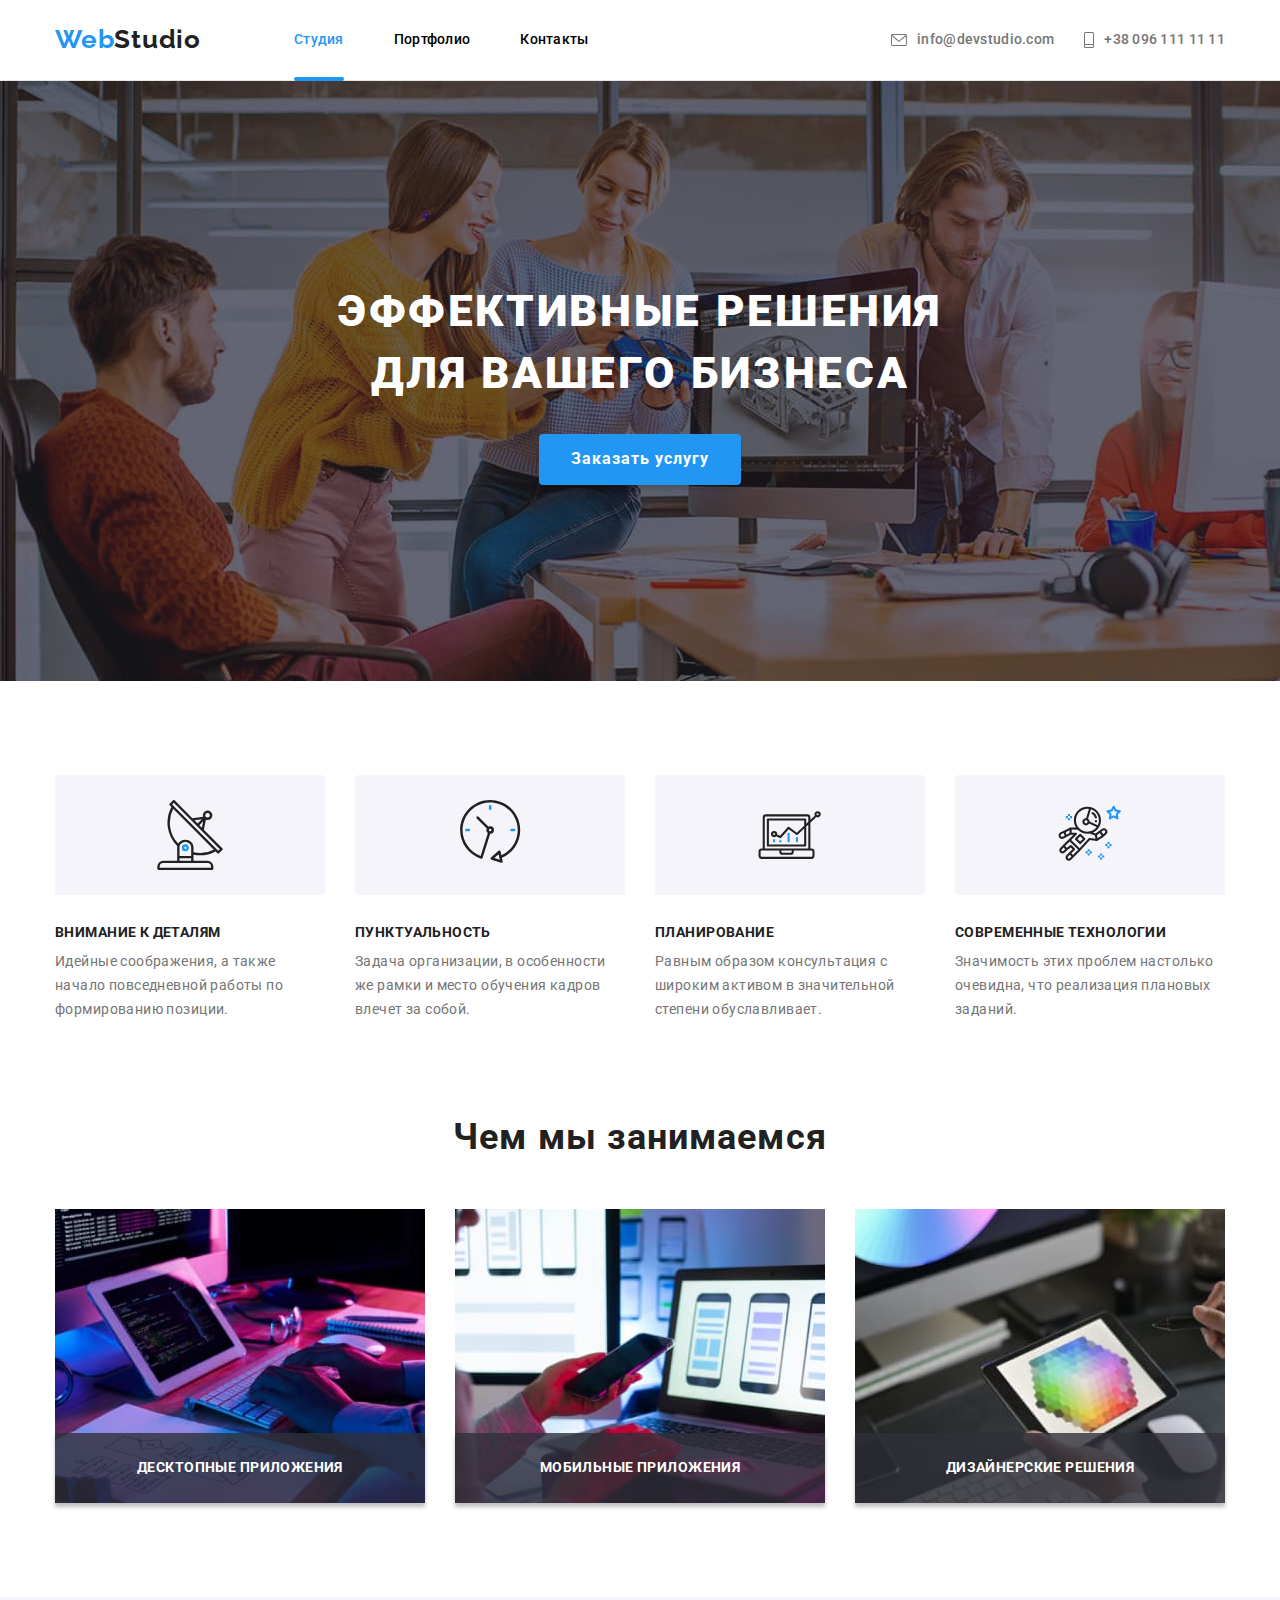
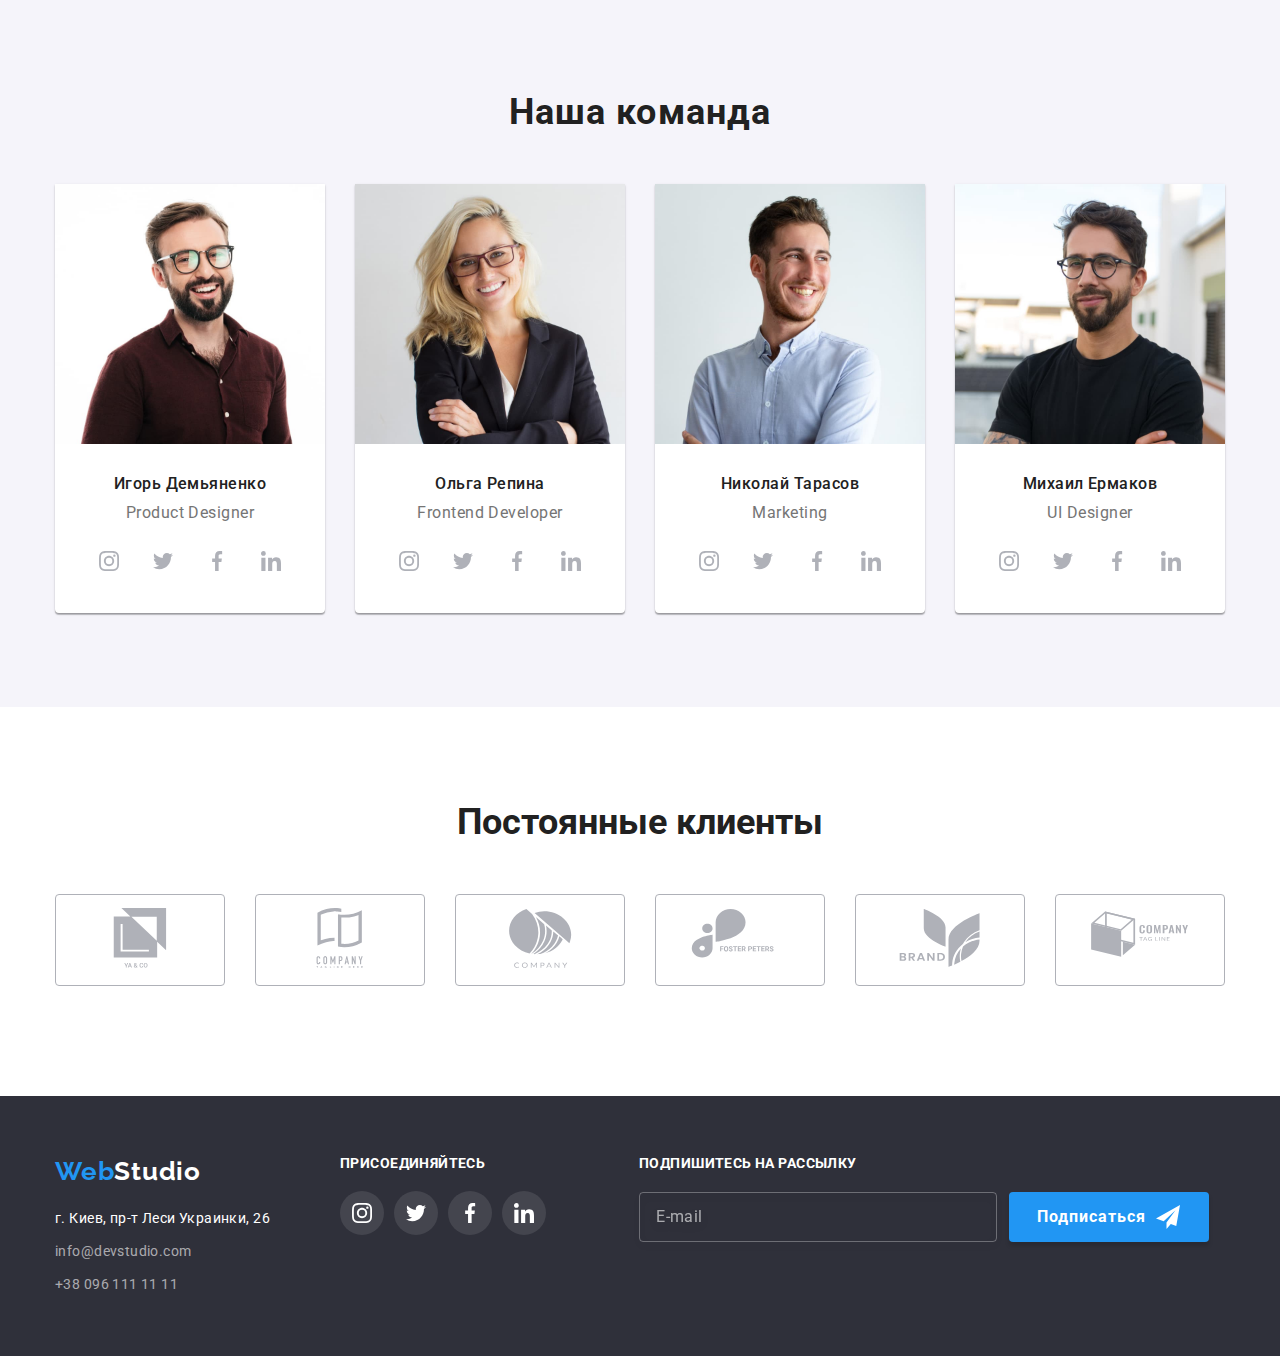
<file: index.html>
<!DOCTYPE html>
<html lang="en">
  <head>
    <meta charset="UTF-8" />
    <meta http-equiv="X-UA-Compatible" content="IE=edge" />
    <meta name="viewport" content="width=device-width, initial-scale=1.0" />
    <title>Студия</title>
    <link rel="preconnect" href="https://fonts.googleapis.com" />
    <link rel="preconnect" href="https://fonts.gstatic.com" crossorigin />
    <link
      href="https://fonts.googleapis.com/css2?family=Raleway:wght@700&family=Roboto:wght@400;500;700;900&display=swap"
      rel="stylesheet"
    />
    <link
      rel="stylesheet"
      href="https://cdnjs.cloudflare.com/ajax/libs/modern-normalize/1.1.0/modern-normalize.min.css"
    />
    <link rel="stylesheet" href="./css/styles.css" />
  </head>
  <body>
    <!-- Шапка сайта -->
    <header class="header">
      <div class="main container">
        <nav class="nav">
          <a href="./index.html" class="header-logo link"
            ><span class="header-logo-web">Web</span>Studio</a
          >
          <ul class="header-list list">
            <li class="items">
              <a href="./index.html" class="studio link">Студия</a>
            </li>
            <li class="items">
              <a href="./portfolio.html" class="link">Портфолио</a>
            </li>
            <li class="items"><a href="" class="link">Контакты</a></li>
          </ul>
        </nav>
        <ul class="goto-list list">
          <li class="address">
            <a href="mailto:info@devstudio.com" class="contacts link"
              ><svg class="envelope-icon icon">
                <use href="./images/icons.svg#envelope" /></svg
              >info@devstudio.com</a
            >
          </li>
          <li class="address">
            <a href="tel:+380961111111" class="contacts link"
              ><svg class="phone-icon icon">
                <use href="./images/icons.svg#phone" /></svg
              >+38 096 111 11 11</a
            >
          </li>
        </ul>
      </div>
    </header>
    <!-- Основной контент страницы -->
    <main>
      <!-- Герой -->
      <section class="hero overlay">
        <div class="container">
          <h1 class="hero-title">Эффективные решения для вашего бизнеса</h1>
          <button type="button" class="hero-button" data-modal-open>
            Заказать услугу
          </button>
        </div>
      </section>
      <!-- Особенности -->
      <section class="feature">
        <div class="container">
          <h2 class="hiden-title">Особенности</h2>
          <ul class="feature-list list">
            <li class="items">
              <div class="items-border">
                <svg class="items-icon icon">
                  <use href="./images/icons.svg#antenna" />
                </svg>
              </div>
              <h3 class="feature-title">Внимание к деталям</h3>
              <p class="feature-paragraph">
                Идейные соображения, а также начало повседневной работы по
                формированию позиции.
              </p>
            </li>
            <li class="items">
              <div class="items-border">
                <svg class="items-icon icon">
                  <use href="./images/icons.svg#clock" />
                </svg>
              </div>
              <h3 class="feature-title">Пунктуальность</h3>
              <p class="feature-paragraph">
                Задача организации, в особенности же рамки и место обучения
                кадров влечет за собой.
              </p>
            </li>
            <li class="items">
              <div class="items-border">
                <svg class="items-icon icon">
                  <use href="./images/icons.svg#diagram" />
                </svg>
              </div>
              <h3 class="feature-title">Планирование</h3>
              <p class="feature-paragraph">
                Равным образом консультация с широким активом в значительной
                степени обуславливает.
              </p>
            </li>
            <li class="items">
              <div class="items-border">
                <svg class="items-icon icon">
                  <use href="./images/icons.svg#astronaut" />
                </svg>
              </div>
              <h3 class="feature-title">Современные технологии</h3>
              <p class="feature-paragraph">
                Значимость этих проблем настолько очевидна, что реализация
                плановых заданий.
              </p>
            </li>
          </ul>
        </div>
      </section>
      <!-- Чем мы занимаемся -->
      <section class="work">
        <div class="container">
          <h3 class="work-title">Чем мы занимаемся</h3>
          <ul class="list">
            <li class="items">
              <div class="work-pic">
                <div class="work-img">
                  <img
                    src="./images/1.jpg"
                    alt="endcode"
                    width="370"
                    class="img"
                  />
                  <div class="work-overlay">
                    <span class="work-text">Десктопные приложения</span>
                  </div>
                </div>
              </div>
            </li>
            <li class="items">
              <div class="work-pic">
                <div class="work-img">
                  <img
                    src="./images/2.jpg"
                    alt="endcode"
                    width="370"
                    class="img"
                  />
                  <div class="work-overlay">
                    <span class="work-text">Мобильные приложения</span>
                  </div>
                </div>
              </div>
            </li>
            <li class="items">
              <div class="work-pic">
                <div class="work-img">
                  <img
                    src="./images/3.jpg"
                    alt="endcode"
                    width="370"
                    class="img"
                  />
                  <div class="work-overlay">
                    <span class="work-text">Дизайнерские решения</span>
                  </div>
                </div>
              </div>
            </li>
          </ul>
        </div>
      </section>
      <!-- Наша команда -->
      <section class="team">
        <div class="container">
          <h3 class="team-title">Наша команда</h3>
          <ul class="team-list list">
            <li class="team-line">
              <img src="./images/4.jpg" alt="photo" width="270" class="img" />
              <h3 class="team-header">Игорь Демьяненко</h3>
              <p class="team-garagraph">Product Designer</p>
              <div class="social-box">
                <ul class="social-list list">
                  <li class="social-items">
                    <a
                      href="https://www.instagram.com/"
                      aria-label="instagram"
                      target="_blank"
                      rel="noopener noreferrer nofollow"
                      class="social-link"
                    >
                      <svg class="social-icons">
                        <use href="./images/icons.svg#instagram" />
                      </svg>
                    </a>
                  </li>
                  <li class="social-items">
                    <a
                      href="https://twitter.com/"
                      aria-label="twitter"
                      target="_blank"
                      rel="noopener noreferrer nofollow"
                      class="social-link"
                    >
                      <svg class="social-icons">
                        <use href="./images/icons.svg#twitter" />
                      </svg>
                    </a>
                  </li>
                  <li class="social-items">
                    <a
                      href="https://www.facebook.com/"
                      aria-label="facebook"
                      target="_blank"
                      rel="noopener noreferrer nofollow"
                      class="social-link"
                    >
                      <svg class="social-icons">
                        <use href="./images/icons.svg#facebook" />
                      </svg>
                    </a>
                  </li>
                  <li class="social-items">
                    <a
                      href="https://linkedin.com/"
                      aria-label="linkedin"
                      target="_blank"
                      rel="noopener noreferrer nofollow"
                      class="social-link"
                    >
                      <svg class="social-icons">
                        <use href="./images/icons.svg#linkedin" />
                      </svg>
                    </a>
                  </li>
                </ul>
              </div>
            </li>
            <li class="team-line">
              <img src="./images/5.jpg" alt="photo" width="270" class="img" />
              <h3 class="team-header">Ольга Репина</h3>
              <p class="team-garagraph">Frontend Developer</p>
              <div class="social-box">
                <ul class="social-list list">
                  <li class="social-items">
                    <a
                      href="https://www.instagram.com/"
                      aria-label="instagram"
                      target="_blank"
                      rel="noopener noreferrer nofollow"
                      class="social-link"
                    >
                      <svg class="social-icons">
                        <use href="./images/icons.svg#instagram" />
                      </svg>
                    </a>
                  </li>
                  <li class="social-items">
                    <a
                      href="https://twitter.com/"
                      aria-label="twitter"
                      target="_blank"
                      rel="noopener noreferrer nofollow"
                      class="social-link"
                    >
                      <svg class="social-icons">
                        <use href="./images/icons.svg#twitter" />
                      </svg>
                    </a>
                  </li>
                  <li class="social-items">
                    <a
                      href="https://www.facebook.com/"
                      aria-label="facebook"
                      target="_blank"
                      rel="noopener noreferrer nofollow"
                      class="social-link"
                    >
                      <svg class="social-icons">
                        <use href="./images/icons.svg#facebook" />
                      </svg>
                    </a>
                  </li>
                  <li class="social-items">
                    <a
                      href="https://linkedin.com/"
                      aria-label="linkedin"
                      target="_blank"
                      rel="noopener noreferrer nofollow"
                      class="social-link"
                    >
                      <svg class="social-icons">
                        <use href="./images/icons.svg#linkedin" />
                      </svg>
                    </a>
                  </li>
                </ul>
              </div>
            </li>
            <li class="team-line">
              <img src="./images/6.jpg" alt="photo" width="270" class="img" />
              <h3 class="team-header">Николай Тарасов</h3>
              <p class="team-garagraph">Marketing</p>
              <div class="social-box">
                <ul class="social-list list">
                  <li class="social-items">
                    <a
                      href="https://www.instagram.com/"
                      aria-label="instagram"
                      target="_blank"
                      rel="noopener noreferrer nofollow"
                      class="social-link"
                    >
                      <svg class="social-icons">
                        <use href="./images/icons.svg#instagram" />
                      </svg>
                    </a>
                  </li>
                  <li class="social-items">
                    <a
                      href="https://twitter.com/"
                      aria-label="twitter"
                      target="_blank"
                      rel="noopener noreferrer nofollow"
                      class="social-link"
                    >
                      <svg class="social-icons">
                        <use href="./images/icons.svg#twitter" />
                      </svg>
                    </a>
                  </li>
                  <li class="social-items">
                    <a
                      href="https://www.facebook.com/"
                      aria-label="facebook"
                      target="_blank"
                      rel="noopener noreferrer nofollow"
                      class="social-link"
                    >
                      <svg class="social-icons">
                        <use href="./images/icons.svg#facebook" />
                      </svg>
                    </a>
                  </li>
                  <li class="social-items">
                    <a
                      href="https://linkedin.com/"
                      aria-label="linkedin"
                      target="_blank"
                      rel="noopener noreferrer nofollow"
                      class="social-link"
                    >
                      <svg class="social-icons">
                        <use href="./images/icons.svg#linkedin" />
                      </svg>
                    </a>
                  </li>
                </ul>
              </div>
            </li>
            <li class="team-line">
              <img src="./images/7.jpg" alt="photo" width="270" class="img" />
              <h3 class="team-header">Михаил Ермаков</h3>
              <p class="team-garagraph">UI Designer</p>
              <div class="social-box">
                <ul class="social-list list">
                  <li class="social-items">
                    <a
                      href="https://www.instagram.com/"
                      aria-label="instagram"
                      target="_blank"
                      rel="noopener noreferrer nofollow"
                      class="social-link"
                    >
                      <svg class="social-icons">
                        <use href="./images/icons.svg#instagram" />
                      </svg>
                    </a>
                  </li>
                  <li class="social-items">
                    <a
                      href="https://twitter.com/"
                      aria-label="twitter"
                      target="_blank"
                      rel="noopener noreferrer nofollow"
                      class="social-link"
                    >
                      <svg class="social-icons">
                        <use href="./images/icons.svg#twitter" />
                      </svg>
                    </a>
                  </li>
                  <li class="social-items">
                    <a
                      href="https://www.facebook.com/"
                      aria-label="facebook"
                      target="_blank"
                      rel="noopener noreferrer nofollow"
                      class="social-link"
                    >
                      <svg class="social-icons">
                        <use href="./images/icons.svg#facebook" />
                      </svg>
                    </a>
                  </li>
                  <li class="social-items">
                    <a
                      href="https://linkedin.com/"
                      aria-label="linkedin"
                      target="_blank"
                      rel="noopener noreferrer nofollow"
                      class="social-link"
                    >
                      <svg class="social-icons">
                        <use href="./images/icons.svg#linkedin" />
                      </svg>
                    </a>
                  </li>
                </ul>
              </div>
            </li>
          </ul>
        </div>
      </section>
      <section class="customers container">
        <h3 class="regular-customers">Постоянные клиенты</h3>
        <ul class="list-customers list">
          <li class="items">
            <a href="" class="customers-link">
              <div class="customers-box">
                <svg class="customers-icon">
                  <use href="./images/icons.svg#yaco" />
                </svg>
              </div>
            </a>
          </li>
          <li class="items">
            <a href="" class="customers-link">
              <div class="customers-box">
                <svg class="customers-icon">
                  <use href="./images/icons.svg#tagline" />
                </svg>
              </div>
            </a>
          </li>
          <li class="items">
            <a href="" class="customers-link">
              <div class="customers-box">
                <svg class="customers-icon">
                  <use href="./images/icons.svg#company" />
                </svg>
              </div>
            </a>
          </li>
          <li class="items">
            <a href="" class="customers-link">
              <div class="customers-box">
                <svg class="customers-icon">
                  <use href="./images/icons.svg#foster" />
                </svg>
              </div>
            </a>
          </li>
          <li class="items">
            <a href="" class="customers-link">
              <div class="customers-box">
                <svg class="customers-icon">
                  <use href="./images/icons.svg#brand" />
                </svg>
              </div>
            </a>
          </li>
          <li class="items">
            <a href="" class="customers-link">
              <div class="customers-box">
                <svg class="customers-icon">
                  <use href="./images/icons.svg#ctagline" />
                </svg>
              </div>
            </a>
          </li>
        </ul>
      </section>
    </main>
    <!-- Контакты, футер -->
    <footer class="footer">
      <div class="footer-box container">
        <div class="address-box">
          <a href="./index.html" class="footer-logo link"
            ><span class="footer-logo-web">Web</span>Studio</a
          >
          <address>
            <ul class="list">
              <li class="goto">
                <a
                  href="https://www.google.com/maps/d/viewer?mid=10uSM3H-mIU3GznYo2szRIEphczw&hl=en_US"
                  target="_blank"
                  rel="noopener noreferrer nofollow"
                  class="footer-address link"
                  >г. Киев, пр-т Леси Украинки, 26</a
                >
              </li>
              <li class="goto">
                <a href="mailto:info@devstudio.com" class="footer-link link"
                  >info@devstudio.com</a
                >
              </li>
              <li class="goto">
                <a href="tel:+380961111111" class="footer-link link"
                  >+38 096 111 11 11</a
                >
              </li>
            </ul>
          </address>
        </div>
        <div class="follow-box">
          <h3 class="follow-title">присоединяйтесь</h3>
          <ul class="follow-list list">
            <li class="follow-item">
              <a
                href="https://www.instagram.com/"
                target="_blank"
                rel="nofollow noopener noreferrer"
                class="follow-link"
              >
                <svg class="follow-icon">
                  <use href="./images/icons.svg#instagram" />
                </svg>
              </a>
            </li>
            <li class="follow-item">
              <a
                href="https://twitter.com/"
                target="_blank"
                rel="nofollow noopener noreferrer"
                class="follow-link"
              >
                <svg class="follow-icon">
                  <use href="./images/icons.svg#twitter" />
                </svg>
              </a>
            </li>
            <li class="follow-item">
              <a
                href="https://www.facebook.com/"
                target="_blank"
                rel="nofollow noopener noreferrer"
                class="follow-link"
              >
                <svg class="follow-icon">
                  <use href="./images/icons.svg#facebook" />
                </svg>
              </a>
            </li>
            <li class="follow-item">
              <a
                href="https://linkedin.com/"
                target="_blank"
                rel="nofollow noopener noreferrer"
                class="follow-link"
              >
                <svg class="follow-icon">
                  <use href="./images/icons.svg#linkedin" />
                </svg>
              </a>
            </li>
          </ul>
        </div>
        <form class="follow-form" autocomplete="off">
          <h3 class="follow-text">Подпишитесь на рассылку</h3>
          <label class="follow-lable">
            <input
              type="email"
              name="mail"
              class="follow-mail"
              placeholder="E-mail"
              required
          /></label>
          <button type="submit" class="follow-button">
            <span class="follow-button-text">Подписаться</span
            ><span class="follow-button-icon"
              ><svg class="icon">
                <use href="./images/icons.svg#telegram" /></svg
            ></span>
          </button>
        </form>
      </div>
    </footer>
    <div class="backdrop is-hidden" data-modal>
      <div class="modal">
        <button type="button" class="modal-button" data-modal-close>
          <svg class="modal-icon">
            <use href="./images/icons.svg#close" class="use-icon" />
          </svg>
        </button>
        <form class="contacts" autocomplete="off">
          <p class="contacts-title">Оставьте свои данные, мы вам перезвоним</p>
          <label class="contacts-label contacts-name">
            <span class="contacts-box">Имя</span>
            <input
              type="text"
              name="name"
              class="contacts-input"
              placeholder=" "
              required
            />
            <span class="icon-box"
              ><svg class="icon">
                <use href="./images/icons.svg#person" class="icon-link" /></svg
            ></span>
          </label>
          <label class="contacts-label contacts-tel">
            <span class="contacts-box">Телефон</span>
            <input
              type="text"
              name="name"
              class="contacts-input"
              placeholder=" "
              required
            />
            <span class="icon-box"
              ><svg class="icon">
                <use
                  href="./images/icons.svg#phone-black"
                  class="icon-link"
                /></svg
            ></span>
          </label>
          <label class="contacts-label contacts-mail">
            <span class="contacts-box">Почта</span>
            <input
              type="text"
              name="name"
              class="contacts-input"
              placeholder=" "
            />
            <span class="icon-box"
              ><svg class="icon">
                <use href="./images/icons.svg#email" class="icon-link" /></svg
            ></span>
          </label>
          <label class="contacts-label">
            <span class="contacts-box">Комментарий</span>
            <textarea
              name="comment"
              class="contacts-comment"
              placeholder="Введите текст"
            ></textarea>
          </label>
          <label class="contacts-checkbox">
            <input type="checkbox" name="agree" class="contacts-agree" />
            <span class="check-box-icon"></span>
            <span class="checkbox-text"
              >Соглашаюсь с рассылкой и принимаю
              <a
                href="./"
                target="_blank"
                rel="noopener nofollow noreferrer"
                class="checkbox-link"
                >Условия договора</a
              ></span
            >
          </label>
          <button type="submit" class="contacts-button">
            <span class="contacts-button-text">Отправить</span>
          </button>
        </form>
      </div>
    </div>
    <script src="./js/modal.js"></script>
  </body>
</html>
</file>
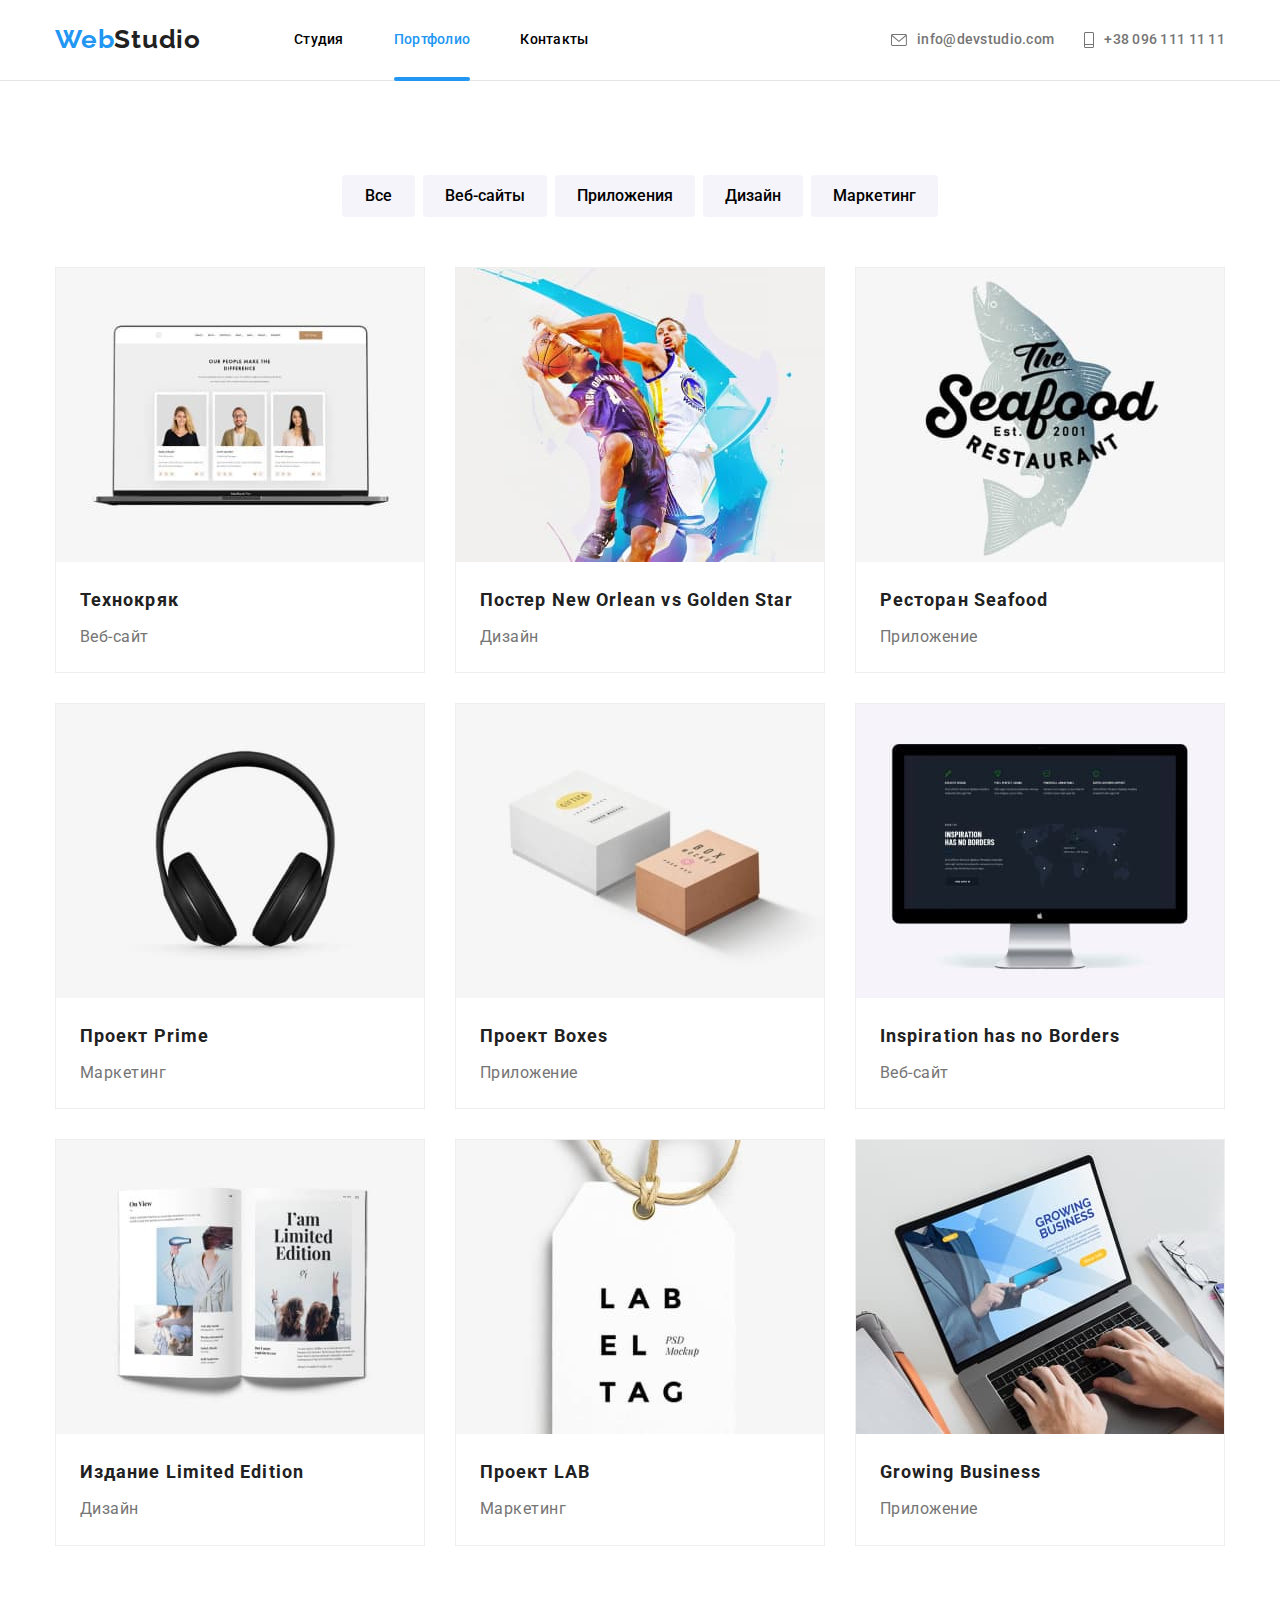
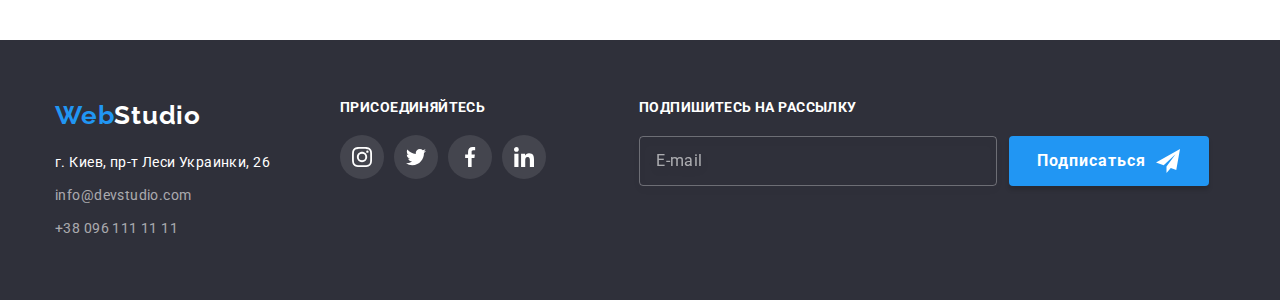
<file: portfolio.html>
<!DOCTYPE html>
<html lang="en">
  <head>
    <meta charset="UTF-8" />
    <meta http-equiv="X-UA-Compatible" content="IE=edge" />
    <meta name="viewport" content="width=device-width, initial-scale=1.0" />
    <title>Портфолио</title>
    <link rel="preconnect" href="https://fonts.googleapis.com" />
    <link rel="preconnect" href="https://fonts.gstatic.com" crossorigin />
    <link
      href="https://fonts.googleapis.com/css2?family=Raleway:wght@700&family=Roboto:wght@400;500;700;900&display=swap"
      rel="stylesheet"
    />
    <link
      rel="stylesheet"
      href="https://cdnjs.cloudflare.com/ajax/libs/modern-normalize/1.1.0/modern-normalize.min.css"
    />
    <link rel="stylesheet" href="./css/styles.css" />
  </head>
  <body>
    <!-- Шапка сайта -->
    <header class="header">
      <div class="main container">
        <nav class="nav">
          <a href="./index.html" class="header-logo link"
            ><span class="header-logo-web">Web</span>Studio</a
          >
          <ul class="header-list list">
            <li class="items">
              <a href="./index.html" class="link">Студия</a>
            </li>
            <li class="items">
              <a href="./portfolio.html" class="portfolio link">Портфолио</a>
            </li>
            <li class="items"><a href="" class="link">Контакты</a></li>
          </ul>
        </nav>
        <ul class="goto-list list">
          <li class="address">
            <a href="mailto:info@devstudio.com" class="contacts link"
              ><svg class="envelope-icon icon">
                <use href="./images/icons.svg#envelope" /></svg
              >info@devstudio.com</a
            >
          </li>
          <li class="address">
            <a href="tel:+380961111111" class="contacts link"
              ><svg class="phone-icon icon">
                <use href="./images/icons.svg#phone" /></svg
              >+38 096 111 11 11</a
            >
          </li>
        </ul>
      </div>
    </header>
    <!-- Фильтр поиска -->
    <main>
      <section class="filter">
        <div class="container">
          <h1 class="hiden-title">Фильтр поиска</h1>
          <div class="sort">
            <ul class="filter-list list">
              <li class="items">
                <button type="button" class="filter-button">Все</button>
              </li>
              <li class="items">
                <button type="button" class="filter-button">Веб-сайты</button>
              </li>
              <li class="items">
                <button type="button" class="filter-button">Приложения</button>
              </li>
              <li class="items">
                <button type="button" class="filter-button">Дизайн</button>
              </li>
              <li class="items">
                <button type="button" class="filter-button">Маркетинг</button>
              </li>
            </ul>
          </div>
          <ul class="result-search list">
            <li class="filter-search">
              <div class="border">
                <div class="filter-action">
                  <img
                    src="./images/8.jpg"
                    alt="laptop"
                    width="370"
                    class="img"
                  />
                  <div class="hiden-action">
                    <span class="hiden-text"
                      >Ресурс предлагает комплексные предложения с разным
                      уровнем функционала и сервисов. Все это позволит
                      посетителю получить исчерпывающие сведения о компании или
                      частном лице.</span
                    >
                  </div>
                </div>
                <div class="center">
                  <h2 class="filter-title">Технокряк</h2>
                  <p class="filter-paragraph">Веб-сайт</p>
                </div>
              </div>
            </li>
            <li class="filter-search">
              <div class="border">
                <div class="filter-action">
                  <img
                    src="./images/9.jpg"
                    alt="laptop"
                    width="370"
                    class="img"
                  />
                  <div class="hiden-action">
                    <span class="hiden-text"
                      >Ресурс предлагает комплексные предложения с разным
                      уровнем функционала и сервисов. Все это позволит
                      посетителю получить исчерпывающие сведения о компании или
                      частном лице.</span
                    >
                  </div>
                </div>
                <div class="center">
                  <h2 class="filter-title">Постер New Orlean vs Golden Star</h2>
                  <p class="filter-paragraph">Дизайн</p>
                </div>
              </div>
            </li>
            <li class="filter-search">
              <div class="border">
                <div class="filter-action">
                  <img
                    src="./images/10.jpg"
                    alt="laptop"
                    width="370"
                    class="img"
                  />
                  <div class="hiden-action">
                    <span class="hiden-text"
                      >Ресурс предлагает комплексные предложения с разным
                      уровнем функционала и сервисов. Все это позволит
                      посетителю получить исчерпывающие сведения о компании или
                      частном лице.</span
                    >
                  </div>
                </div>
                <div class="center">
                  <h2 class="filter-title">Ресторан Seafood</h2>
                  <p class="filter-paragraph">Приложение</p>
                </div>
              </div>
            </li>
            <li class="filter-search">
              <div class="border">
                <div class="filter-action">
                  <img
                    src="./images/11.jpg"
                    alt="laptop"
                    width="370"
                    class="img"
                  />
                  <div class="hiden-action">
                    <span class="hiden-text"
                      >Ресурс предлагает комплексные предложения с разным
                      уровнем функционала и сервисов. Все это позволит
                      посетителю получить исчерпывающие сведения о компании или
                      частном лице.</span
                    >
                  </div>
                </div>
                <div class="center">
                  <h2 class="filter-title">Проект Prime</h2>
                  <p class="filter-paragraph">Маркетинг</p>
                </div>
              </div>
            </li>
            <li class="filter-search">
              <div class="border">
                <div class="filter-action">
                  <img
                    src="./images/12.jpg"
                    alt="laptop"
                    width="370"
                    class="img"
                  />
                  <div class="hiden-action">
                    <span class="hiden-text"
                      >Ресурс предлагает комплексные предложения с разным
                      уровнем функционала и сервисов. Все это позволит
                      посетителю получить исчерпывающие сведения о компании или
                      частном лице.</span
                    >
                  </div>
                </div>
                <div class="center">
                  <h2 class="filter-title">Проект Boxes</h2>
                  <p class="filter-paragraph">Приложение</p>
                </div>
              </div>
            </li>
            <li class="filter-search">
              <div class="border">
                <div class="filter-action">
                  <img
                    src="./images/13.jpg"
                    alt="laptop"
                    width="370"
                    class="img"
                  />
                  <div class="hiden-action">
                    <span class="hiden-text"
                      >Ресурс предлагает комплексные предложения с разным
                      уровнем функционала и сервисов. Все это позволит
                      посетителю получить исчерпывающие сведения о компании или
                      частном лице.</span
                    >
                  </div>
                </div>
                <div class="center">
                  <h2 class="filter-title">Inspiration has no Borders</h2>
                  <p class="filter-paragraph">Веб-сайт</p>
                </div>
              </div>
            </li>
            <li class="filter-search">
              <div class="border">
                <div class="filter-action">
                  <img
                    src="./images/14.jpg"
                    alt="laptop"
                    width="370"
                    class="img"
                  />
                  <div class="hiden-action">
                    <span class="hiden-text"
                      >Ресурс предлагает комплексные предложения с разным
                      уровнем функционала и сервисов. Все это позволит
                      посетителю получить исчерпывающие сведения о компании или
                      частном лице.</span
                    >
                  </div>
                </div>
                <div class="center">
                  <h2 class="filter-title">Издание Limited Edition</h2>
                  <p class="filter-paragraph">Дизайн</p>
                </div>
              </div>
            </li>
            <li class="filter-search">
              <div class="border">
                <div class="filter-action">
                  <img
                    src="./images/15.jpg"
                    alt="laptop"
                    width="370"
                    class="img"
                  />
                  <div class="hiden-action">
                    <span class="hiden-text"
                      >Ресурс предлагает комплексные предложения с разным
                      уровнем функционала и сервисов. Все это позволит
                      посетителю получить исчерпывающие сведения о компании или
                      частном лице.</span
                    >
                  </div>
                </div>
                <div class="center">
                  <h2 class="filter-title">Проект LAB</h2>
                  <p class="filter-paragraph">Маркетинг</p>
                </div>
              </div>
            </li>
            <li class="filter-search">
              <div class="border">
                <div class="filter-action">
                  <img
                    src="./images/16.jpg"
                    alt="laptop"
                    width="370"
                    class="img"
                  />
                  <div class="hiden-action">
                    <span class="hiden-text"
                      >Ресурс предлагает комплексные предложения с разным
                      уровнем функционала и сервисов. Все это позволит
                      посетителю получить исчерпывающие сведения о компании или
                      частном лице.</span
                    >
                  </div>
                </div>
                <div class="center">
                  <h2 class="filter-title">Growing Business</h2>
                  <p class="filter-paragraph">Приложение</p>
                </div>
              </div>
            </li>
          </ul>
        </div>
      </section>
    </main>
    <!-- Контакты -->
    <footer class="footer">
      <div class="footer-box container">
        <div class="address-box">
          <a href="./index.html" class="footer-logo link"
            ><span class="footer-logo-web">Web</span>Studio</a
          >
          <address>
            <ul class="list">
              <li class="goto">
                <a
                  href="https://www.google.com/maps/d/viewer?mid=10uSM3H-mIU3GznYo2szRIEphczw&hl=en_US"
                  target="_blank"
                  rel="noopener noreferrer nofollow"
                  class="footer-address link"
                  >г. Киев, пр-т Леси Украинки, 26</a
                >
              </li>
              <li class="goto">
                <a href="mailto:info@devstudio.com" class="footer-link link"
                  >info@devstudio.com</a
                >
              </li>
              <li class="goto">
                <a href="tel:+380961111111" class="footer-link link"
                  >+38 096 111 11 11</a
                >
              </li>
            </ul>
          </address>
        </div>
        <div class="follow-box">
          <h3 class="follow-title">присоединяйтесь</h3>
          <ul class="follow-list list">
            <li class="follow-item">
              <a
                href="https://www.instagram.com/"
                target="_blank"
                rel="nofollow noopener noreferrer"
                class="follow-link"
              >
                <svg class="follow-icon">
                  <use href="./images/icons.svg#instagram" />
                </svg>
              </a>
            </li>
            <li class="follow-item">
              <a
                href="https://twitter.com/"
                target="_blank"
                rel="nofollow noopener noreferrer"
                class="follow-link"
              >
                <svg class="follow-icon">
                  <use href="./images/icons.svg#twitter" />
                </svg>
              </a>
            </li>
            <li class="follow-item">
              <a
                href="https://www.facebook.com/"
                target="_blank"
                rel="nofollow noopener noreferrer"
                class="follow-link"
              >
                <svg class="follow-icon">
                  <use href="./images/icons.svg#facebook" />
                </svg>
              </a>
            </li>
            <li class="follow-item">
              <a
                href="https://linkedin.com/"
                target="_blank"
                rel="nofollow noopener noreferrer"
                class="follow-link"
              >
                <svg class="follow-icon">
                  <use href="./images/icons.svg#linkedin" />
                </svg>
              </a>
            </li>
          </ul>
        </div>
        <form class="follow-form" autocomplete="off">
          <h3 class="follow-text">Подпишитесь на рассылку</h3>
          <label class="follow-lable">
            <input
              type="email"
              name="mail"
              class="follow-mail"
              placeholder="E-mail"
          /></label>
          <button type="submit" class="follow-button">
            <span class="follow-button-text">Подписаться</span
            ><span class="follow-button-icon"
              ><svg class="icon">
                <use href="./images/icons.svg#telegram" /></svg
            ></span>
          </button>
        </form>
      </div>
    </footer>
  </body>
</html>
</file>
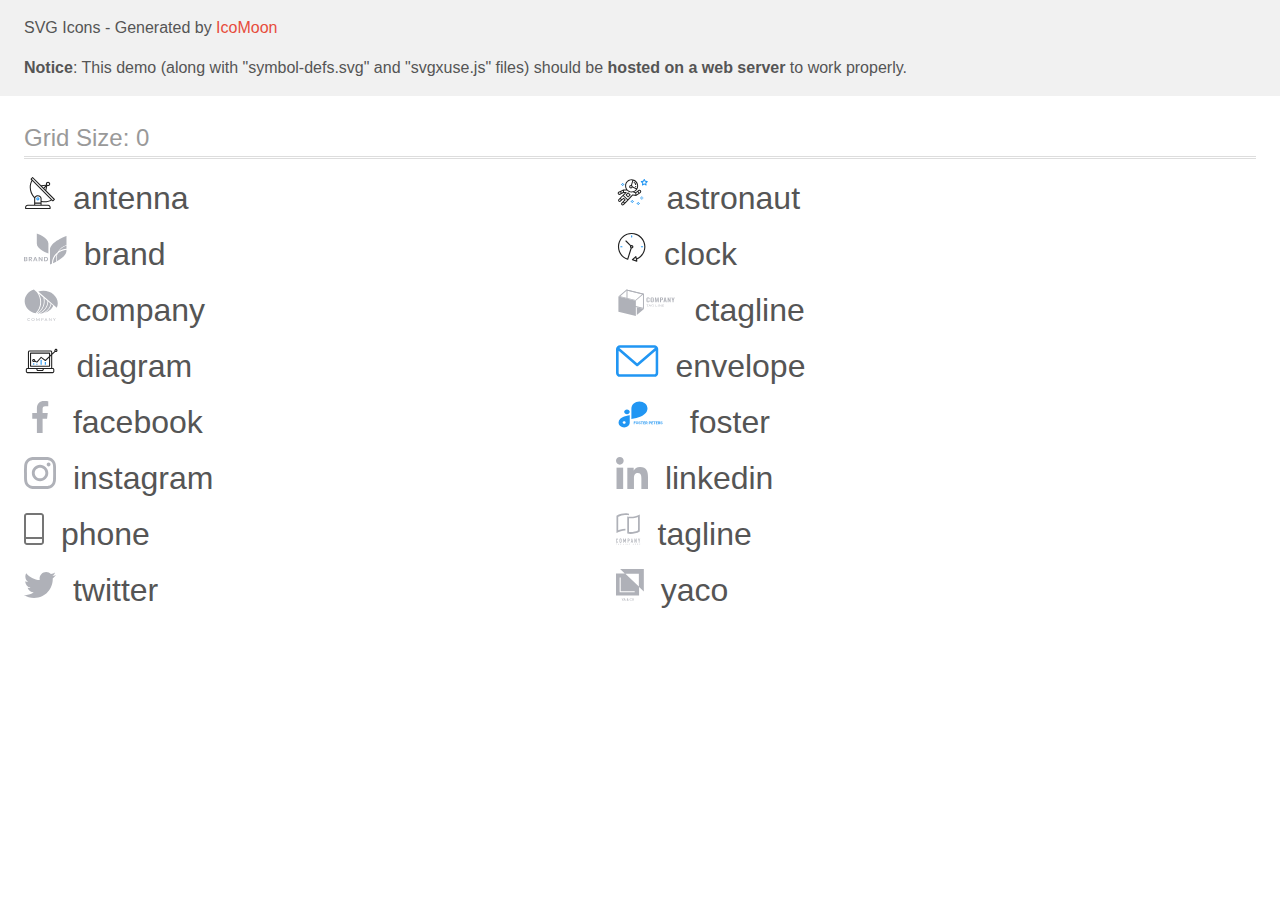
<file: images/demo-external-svg.html>
<!doctype html>
<html>
<head>
    <title>IcoMoon - SVG Icons</title>
    <meta charset="utf-8">
    <meta name="viewport" content="width=device-width, initial-scale=1">
    <link rel="stylesheet" href="demo-files/demo.css">
    <link rel="stylesheet" href="style.css">
</head>
<body>
<header class="bgc1 clearfix">
<div class="mhl">
    <p>SVG Icons - Generated by <a href="https://icomoon.io/app">IcoMoon</a></p><p><strong>Notice</strong>: This demo (along with "symbol-defs.svg" and "svgxuse.js" files) should be <b>hosted on a web server</b> to work properly.</p>
</div>
</header>
    <div class="clearfix mhl ptl">
        <h1 class="mvm mtn fgc1">Grid Size: 0</h1>
        <div class="glyph fs1">
            <div class="clearfix pbs">
                <svg class="icon antenna"><use xlink:href="symbol-defs.svg#antenna"></use></svg><span class="name"> antenna</span>
            </div>
        </div>
        <div class="glyph fs1">
            <div class="clearfix pbs">
                <svg class="icon astronaut"><use xlink:href="symbol-defs.svg#astronaut"></use></svg><span class="name"> astronaut</span>
            </div>
        </div>
        <div class="glyph fs1">
            <div class="clearfix pbs">
                <svg class="icon brand"><use xlink:href="symbol-defs.svg#brand"></use></svg><span class="name"> brand</span>
            </div>
        </div>
        <div class="glyph fs1">
            <div class="clearfix pbs">
                <svg class="icon clock"><use xlink:href="symbol-defs.svg#clock"></use></svg><span class="name"> clock</span>
            </div>
        </div>
        <div class="glyph fs1">
            <div class="clearfix pbs">
                <svg class="icon company"><use xlink:href="symbol-defs.svg#company"></use></svg><span class="name"> company</span>
            </div>
        </div>
        <div class="glyph fs1">
            <div class="clearfix pbs">
                <svg class="icon ctagline"><use xlink:href="symbol-defs.svg#ctagline"></use></svg><span class="name"> ctagline</span>
            </div>
        </div>
        <div class="glyph fs1">
            <div class="clearfix pbs">
                <svg class="icon diagram"><use xlink:href="symbol-defs.svg#diagram"></use></svg><span class="name"> diagram</span>
            </div>
        </div>
        <div class="glyph fs1">
            <div class="clearfix pbs">
                <svg class="icon envelope"><use xlink:href="symbol-defs.svg#envelope"></use></svg><span class="name"> envelope</span>
            </div>
        </div>
        <div class="glyph fs1">
            <div class="clearfix pbs">
                <svg class="icon facebook"><use xlink:href="symbol-defs.svg#facebook"></use></svg><span class="name"> facebook</span>
            </div>
        </div>
        <div class="glyph fs1">
            <div class="clearfix pbs">
                <svg class="icon foster"><use xlink:href="symbol-defs.svg#foster"></use></svg><span class="name"> foster</span>
            </div>
        </div>
        <div class="glyph fs1">
            <div class="clearfix pbs">
                <svg class="icon instagram"><use xlink:href="symbol-defs.svg#instagram"></use></svg><span class="name"> instagram</span>
            </div>
        </div>
        <div class="glyph fs1">
            <div class="clearfix pbs">
                <svg class="icon linkedin"><use xlink:href="symbol-defs.svg#linkedin"></use></svg><span class="name"> linkedin</span>
            </div>
        </div>
        <div class="glyph fs1">
            <div class="clearfix pbs">
                <svg class="icon phone"><use xlink:href="symbol-defs.svg#phone"></use></svg><span class="name"> phone</span>
            </div>
        </div>
        <div class="glyph fs1">
            <div class="clearfix pbs">
                <svg class="icon tagline"><use xlink:href="symbol-defs.svg#tagline"></use></svg><span class="name"> tagline</span>
            </div>
        </div>
        <div class="glyph fs1">
            <div class="clearfix pbs">
                <svg class="icon twitter"><use xlink:href="symbol-defs.svg#twitter"></use></svg><span class="name"> twitter</span>
            </div>
        </div>
        <div class="glyph fs1">
            <div class="clearfix pbs">
                <svg class="icon yaco"><use xlink:href="symbol-defs.svg#yaco"></use></svg><span class="name"> yaco</span>
            </div>
        </div>
  </div>
<script defer src="svgxuse.js"></script>
</body>
</html>
</file>
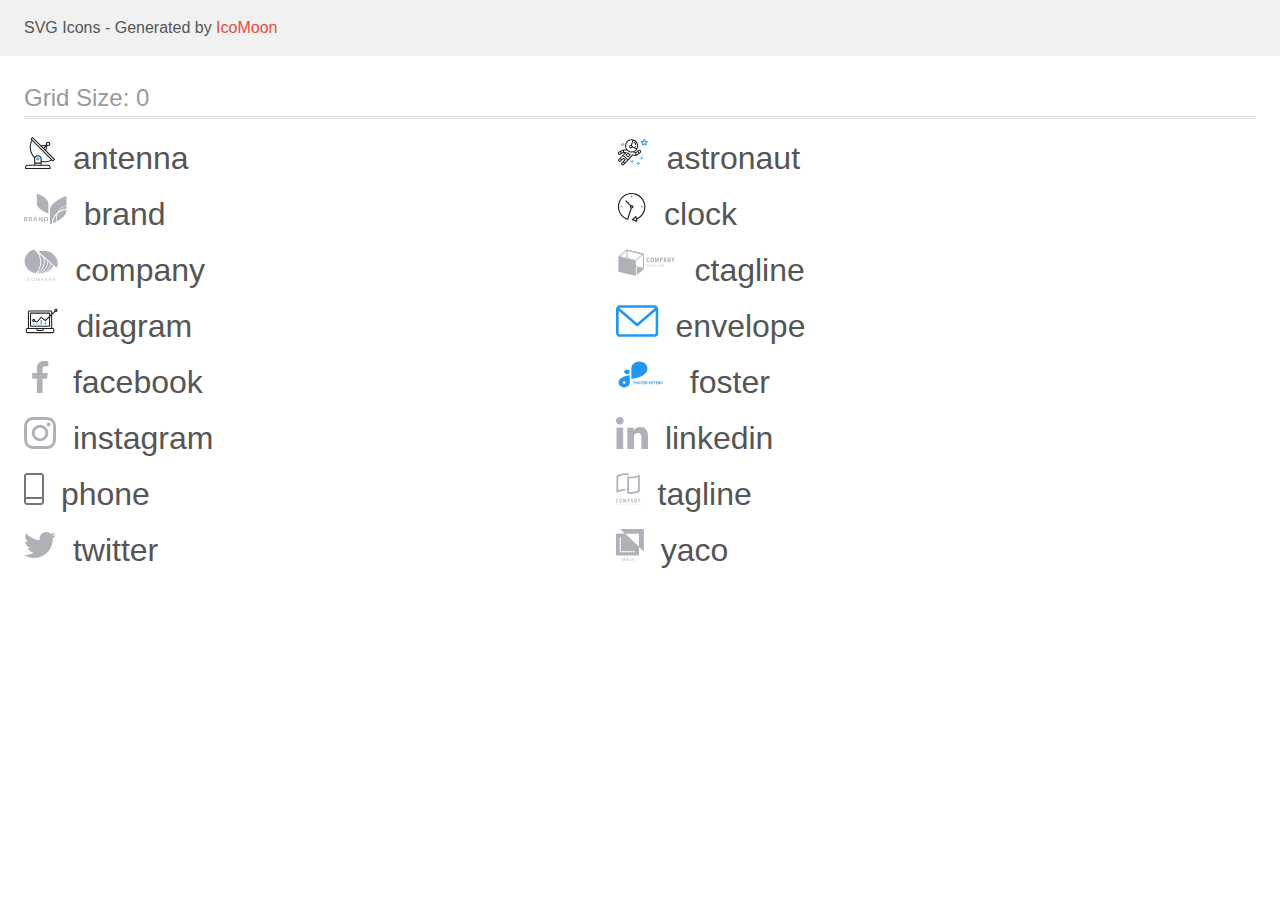
<file: images/demo.html>
<!doctype html>
<html>
<head>
    <title>IcoMoon - SVG Icons</title>
    <meta charset="utf-8">
    <meta name="viewport" content="width=device-width, initial-scale=1">
    <link rel="stylesheet" href="demo-files/demo.css">
    <link rel="stylesheet" href="style.css">
</head>
<body>
<svg aria-hidden="true" style="position: absolute; width: 0; height: 0; overflow: hidden;" version="1.1" xmlns="http://www.w3.org/2000/svg" xmlns:xlink="http://www.w3.org/1999/xlink">
<defs>
<symbol id="antenna" viewBox="0 0 32 32">
<path fill="#212121" style="fill: var(--color1, #212121)" d="M30.773 22.098l-8.443-8.505 0.937-4.615c0.242 0.094 0.499 0.144 0.758 0.146h0.006c1.192 0.014 2.17-0.941 2.184-2.133s-0.941-2.17-2.133-2.184c-1.192-0.014-2.17 0.941-2.184 2.133-0.003 0.255 0.039 0.509 0.125 0.749l-4.96 0.605-8.091-8.133c-0.099-0.101-0.235-0.159-0.377-0.16-0.14 0.001-0.274 0.056-0.373 0.155l-1.513 1.504c-0.208 0.208-0.208 0.546 0 0.754l0.814 0.826c-3.153 5.798-2.129 12.978 2.519 17.663 0.043 0.041 0.092 0.074 0.146 0.098-0.034 0.18-0.051 0.364-0.052 0.547v6.187h-6.4c-1.472 0.002-2.665 1.195-2.667 2.667v1.067c0 0.295 0.239 0.533 0.533 0.533h24.533c0.295 0 0.533-0.239 0.533-0.533v-1.067c-0.002-1.472-1.195-2.665-2.667-2.667h-6.4v-2.742c1.003 0.21 2.024 0.317 3.049 0.32 2.458-0.003 4.877-0.615 7.040-1.783l0.818 0.823c0.099 0.101 0.235 0.159 0.377 0.16 0.14-0.001 0.274-0.056 0.373-0.155l1.513-1.504c0.208-0.208 0.208-0.546 0-0.754zM23.28 6.233c0.418-0.415 1.093-0.414 1.508 0.004s0.414 1.093-0.004 1.508c-0.2 0.199-0.47 0.31-0.752 0.31h-0.003c-0.589-0.003-1.064-0.483-1.061-1.072 0.002-0.282 0.115-0.552 0.314-0.751h-0.002zM22.024 9.738l-0.598 2.946-1.175-1.182 1.774-1.763zM21.419 8.836l-1.92 1.909-1.485-1.493 3.405-0.415zM24.004 28.8c0.884 0 1.6 0.716 1.6 1.6v0.533h-23.467v-0.533c0-0.884 0.716-1.6 1.6-1.6h20.267zM16.537 26.667v1.067h-5.333v-1.067h5.333zM11.204 25.6v-4.053c0-1.294 1.196-2.347 2.667-2.347s2.667 1.053 2.667 2.347v4.053h-5.333zM17.604 23.904v-2.357c0-1.882-1.675-3.413-3.733-3.413-1.331-0.020-2.576 0.657-3.281 1.786-4.058-4.274-4.971-10.645-2.279-15.887l18.602 18.708c-2.872 1.461-6.165 1.873-9.309 1.163zM28.893 23.22l-21.057-21.181 0.755-0.752 7.935 7.98c0.004 0 0.006 0.007 0.010 0.010l13.115 13.191-0.757 0.752z"></path>
<path fill="#2196f3" style="fill: var(--color2, #2196f3)" d="M13.876 20.267h-0.005c-0.884-0.001-1.601 0.714-1.602 1.598s0.714 1.601 1.598 1.602h0.005c0.884 0.001 1.601-0.714 1.602-1.598s-0.714-1.601-1.598-1.602zM14.249 22.245c-0.1 0.1-0.236 0.156-0.378 0.155-0.295-0.002-0.532-0.242-0.531-0.536 0.001-0.141 0.057-0.276 0.157-0.375s0.233-0.154 0.373-0.155c0.295 0.002 0.532 0.241 0.53 0.536-0.001 0.141-0.057 0.276-0.157 0.375h0.005z"></path>
</symbol>
<symbol id="astronaut" viewBox="0 0 34 32">
<path fill="#2196f3" style="fill: var(--color2, #2196f3)" d="M31.975 4.279c-0.060-0.182-0.217-0.315-0.407-0.343l-1.807-0.263-0.809-1.638c-0.169-0.345-0.735-0.345-0.905 0l-0.809 1.638-1.807 0.263c-0.19 0.028-0.348 0.16-0.408 0.343-0.059 0.183-0.010 0.383 0.128 0.517l1.308 1.275-0.309 1.8c-0.032 0.189 0.045 0.38 0.2 0.493 0.157 0.114 0.362 0.128 0.532 0.038l1.616-0.85 1.616 0.85c0.074 0.039 0.155 0.058 0.235 0.058 0.104 0 0.209-0.032 0.297-0.096 0.155-0.113 0.233-0.304 0.2-0.493l-0.309-1.8 1.308-1.275c0.137-0.134 0.186-0.335 0.127-0.517zM29.646 5.535c-0.119 0.115-0.173 0.283-0.145 0.447l0.181 1.054-0.946-0.497c-0.074-0.039-0.154-0.058-0.235-0.058s-0.161 0.019-0.235 0.058l-0.947 0.497 0.181-1.054c0.028-0.163-0.026-0.33-0.145-0.447l-0.766-0.747 1.058-0.154c0.165-0.024 0.306-0.127 0.38-0.276l0.473-0.959 0.473 0.959c0.074 0.149 0.215 0.252 0.38 0.276l1.058 0.154-0.765 0.747z"></path>
<path fill="#2196f3" style="fill: var(--color2, #2196f3)" d="M26.451 19.413h-1.009v1.009h1.009v-1.009z"></path>
<path fill="#2196f3" style="fill: var(--color2, #2196f3)" d="M26.451 21.431h-1.009v1.009h1.009v-1.009z"></path>
<path fill="#2196f3" style="fill: var(--color2, #2196f3)" d="M27.46 20.422h-1.009v1.009h1.009v-1.009z"></path>
<path fill="#2196f3" style="fill: var(--color2, #2196f3)" d="M25.442 20.422h-1.009v1.009h1.009v-1.009z"></path>
<path fill="#2196f3" style="fill: var(--color2, #2196f3)" d="M22.919 24.963h-1.009v1.009h1.009v-1.009z"></path>
<path fill="#2196f3" style="fill: var(--color2, #2196f3)" d="M22.919 26.981h-1.009v1.009h1.009v-1.009z"></path>
<path fill="#2196f3" style="fill: var(--color2, #2196f3)" d="M23.928 25.972h-1.009v1.009h1.009v-1.009z"></path>
<path fill="#2196f3" style="fill: var(--color2, #2196f3)" d="M21.91 25.972h-1.009v1.009h1.009v-1.009z"></path>
<path fill="#2196f3" style="fill: var(--color2, #2196f3)" d="M16.865 22.945h-1.009v1.009h1.009v-1.009z"></path>
<path fill="#2196f3" style="fill: var(--color2, #2196f3)" d="M16.865 24.963h-1.009v1.009h1.009v-1.009z"></path>
<path fill="#2196f3" style="fill: var(--color2, #2196f3)" d="M17.874 23.953h-1.009v1.009h1.009v-1.009z"></path>
<path fill="#2196f3" style="fill: var(--color2, #2196f3)" d="M15.856 23.953h-1.009v1.009h1.009v-1.009z"></path>
<path fill="#2196f3" style="fill: var(--color2, #2196f3)" d="M7.279 5.791h-1.009v1.009h1.009v-1.009z"></path>
<path fill="#2196f3" style="fill: var(--color2, #2196f3)" d="M7.279 7.809h-1.009v1.009h1.009v-1.009z"></path>
<path fill="#2196f3" style="fill: var(--color2, #2196f3)" d="M8.288 6.8h-1.009v1.009h1.009v-1.009z"></path>
<path fill="#2196f3" style="fill: var(--color2, #2196f3)" d="M6.27 6.8h-1.009v1.009h1.009v-1.009z"></path>
<path fill="#212121" style="fill: var(--color1, #212121)" d="M25.109 13.394c-0.272-0.367-0.671-0.603-1.124-0.666-0.455-0.065-0.904 0.055-1.267 0.333l-1.185 0.908-1.795 1.341-1.285-0.512c2.29-1.028 3.891-3.319 3.891-5.978 0-3.616-2.954-6.559-6.585-6.559s-6.585 2.942-6.585 6.559c0 1.311 0.392 2.53 1.059 3.555l-2.614-0.023c-0.002 0-0.003 0-0.005 0-0.008 0-0.015 0.004-0.022 0.005-0.050 0.002-0.099 0.012-0.147 0.029-0.012 0.005-0.025 0.007-0.036 0.013-0.006 0.003-0.012 0.003-0.018 0.006l-3.058 1.51c-0.001 0-0.001 0-0.001 0l-1.791 0.861c-0.020 0.009-0.040 0.020-0.060 0.033-0.714 0.475-0.957 1.409-0.566 2.171 0.208 0.406 0.563 0.704 0.999 0.841 0.168 0.052 0.34 0.078 0.51 0.078 0.274 0 0.545-0.067 0.794-0.2l1.313-0.698 2.142-1.106 1.284-0.008-5.148 5.123c-0 0.001-0.001 0.001-0.002 0.001l-1.266 1.261c-0.299 0.298-0.464 0.693-0.464 1.114s0.164 0.817 0.464 1.115c0.307 0.306 0.711 0.459 1.115 0.459s0.808-0.153 1.116-0.459l1.243-1.238 1.647-1.23 0.852 0.849-1.666 1.659c-0 0.001-0.001 0.001-0.002 0.001l-1.266 1.261c-0.299 0.298-0.464 0.693-0.464 1.114s0.165 0.817 0.464 1.115c0.307 0.306 0.712 0.459 1.116 0.459s0.809-0.153 1.117-0.459l3.293-3.279c0.001-0.001 0.001-0.001 0.001-0.002l0.955-0.946-0.004-0.004c0.006-0.006 0.015-0.008 0.021-0.015l4.887-5.352 3.283 0.467c0.024 0.004 0.047 0.005 0.071 0.005 0.061 0 0.12-0.015 0.177-0.036 0.017-0.006 0.031-0.014 0.047-0.022 0.018-0.009 0.037-0.014 0.055-0.026l3.040-2.018c0.011-0.008 0.017-0.020 0.028-0.028 0.012-0.010 0.027-0.014 0.038-0.024l1.203-1.127c0.626-0.586 0.712-1.547 0.2-2.234zM3.745 16.81c-0.164 0.088-0.35 0.105-0.528 0.049-0.177-0.055-0.32-0.176-0.404-0.339-0.152-0.297-0.064-0.658 0.203-0.853l1.243-0.598 0.425 1.242-0.938 0.499zM7.053 15.081l-1.465 0.757-0.415-1.214 1.917-0.946-0.037 1.404zM21.336 8.818c0 0.869-0.207 1.688-0.567 2.421l-3.955-1.797c-0.041-0.542-0.323-1.017-0.746-1.313l1.385-4.598c2.249 0.715 3.883 2.814 3.883 5.286zM10.185 8.818c0-3.060 2.501-5.55 5.576-5.55 0.239 0 0.473 0.020 0.705 0.049l-1.355 4.497c-0.018-0.001-0.035-0.006-0.054-0.006-0.977 0-1.771 0.792-1.771 1.766s0.795 1.766 1.771 1.766c0.657 0 1.224-0.363 1.531-0.894l3.654 1.66c-1.017 1.368-2.644 2.261-4.481 2.261-3.074 0-5.576-2.49-5.576-5.55zM15.819 9.575c0 0.417-0.342 0.757-0.762 0.757s-0.762-0.339-0.762-0.757c0-0.417 0.342-0.757 0.762-0.757s0.762 0.34 0.762 0.757zM4.061 23.787c-0.223 0.221-0.585 0.221-0.808 0.001-0.107-0.108-0.167-0.249-0.167-0.4s0.059-0.292 0.167-0.399l0.91-0.907 0.805 0.802-0.907 0.903zM7.101 27.319c-0.223 0.221-0.586 0.222-0.809 0.001-0.107-0.107-0.167-0.249-0.167-0.4s0.059-0.292 0.167-0.399l0.911-0.907 0.806 0.802-0.908 0.904zM10.395 24.037c-0.001 0-0.001 0-0.002 0.001l-1.669 1.665-0.806-0.802 1.668-1.66c0 0 0 0 0-0s0.001-0.001 0.002-0.001c0.038-0.038 0.062-0.083 0.085-0.128 0.007-0.013 0.019-0.024 0.025-0.038 0.016-0.039 0.018-0.081 0.024-0.122 0.003-0.023 0.013-0.045 0.013-0.069 0-0.034-0.012-0.067-0.019-0.1-0.006-0.030-0.006-0.061-0.018-0.090-0.019-0.047-0.052-0.089-0.086-0.13-0.010-0.011-0.013-0.025-0.024-0.036 0 0 0 0-0.001 0s-0.001-0.002-0.001-0.002l-1.52-1.514c-0.016-0.016-0.037-0.023-0.055-0.036-0.027-0.021-0.052-0.040-0.082-0.055-0.029-0.014-0.058-0.023-0.088-0.031-0.032-0.009-0.064-0.016-0.097-0.019-0.031-0.002-0.060 0.001-0.090 0.005-0.034 0.004-0.066 0.009-0.098 0.019-0.032 0.010-0.060 0.026-0.089 0.042-0.019 0.011-0.040 0.014-0.058 0.027l-1.677 1.252-0.852-0.849 2.269-2.257 4.125 4.057-0.877 0.869zM16.845 17.4c-0.015-0.002-0.028 0.004-0.043 0.003-0.037-0.002-0.072 0.001-0.109 0.007-0.029 0.005-0.056 0.011-0.083 0.020-0.032 0.011-0.062 0.026-0.091 0.044-0.028 0.017-0.054 0.035-0.079 0.058-0.012 0.011-0.027 0.016-0.038 0.028l-4.444 4.868-4.094-4.027 2.68-2.666c0.197-0.197 0.198-0.516 0.002-0.714-0.099-0.099-0.23-0.148-0.361-0.148v-0l-2.099 0.013 0.026-1.521 2.936 0.025c1.197 1.224 2.866 1.987 4.712 1.987 0.414 0 0.817-0.043 1.21-0.116 0.038 0.030 0.075 0.061 0.123 0.080l2.279 0.908 0.313 1.555-2.84-0.404zM20.668 17.568l-0.296-1.474 1.368-1.022 0.896 1.189-1.968 1.307zM24.219 14.89l-0.793 0.743-0.881-1.169 0.787-0.603c0.147-0.113 0.332-0.159 0.514-0.135 0.183 0.026 0.344 0.121 0.454 0.269 0.205 0.276 0.17 0.661-0.081 0.896z"></path>
<path fill="#212121" style="fill: var(--color1, #212121)" d="M14.597 17.542l-2.027-2.018c-0.196-0.196-0.515-0.196-0.712 0l-2.027 2.018c-0.095 0.095-0.148 0.223-0.148 0.358s0.053 0.263 0.148 0.358l2.027 2.018c0.098 0.098 0.228 0.147 0.356 0.147s0.258-0.049 0.356-0.147l2.027-2.018c0.095-0.095 0.149-0.223 0.149-0.358s-0.054-0.263-0.149-0.358zM12.214 19.206l-1.312-1.306 1.312-1.306 1.312 1.306-1.312 1.306z"></path>
<path fill="#212121" style="fill: var(--color1, #212121)" d="M17.966 4.797l-0.244 0.98c0.067 0.017 1.644 0.427 1.644 2.033h1.009c-0-1.908-1.576-2.805-2.409-3.012z"></path>
<path fill="#212121" style="fill: var(--color1, #212121)" d="M20.375 8.818h-1.009v1.009h1.009v-1.009z"></path>
</symbol>
<symbol id="brand" viewBox="0 0 43 32">
<path fill="#afb1b8" style="fill: var(--color3, #afb1b8)" d="M3.239 26.373c0.166 0.188 0.254 0.424 0.25 0.665 0.008 0.158-0.022 0.315-0.089 0.46s-0.169 0.275-0.298 0.38c-0.322 0.223-0.722 0.332-1.125 0.307h-1.977v-4.215h1.937c0.382-0.023 0.761 0.076 1.073 0.28 0.125 0.096 0.224 0.217 0.289 0.354s0.095 0.286 0.086 0.435c0.011 0.233-0.068 0.461-0.225 0.645-0.15 0.168-0.358 0.284-0.589 0.329 0.262 0.044 0.499 0.172 0.668 0.36zM0.92 25.737h0.828c0.188 0.013 0.375-0.037 0.526-0.14 0.062-0.052 0.111-0.116 0.141-0.187s0.043-0.148 0.036-0.225c0.006-0.076-0.007-0.153-0.037-0.224s-0.078-0.135-0.138-0.188c-0.156-0.106-0.349-0.156-0.542-0.142h-0.814v1.106zM2.355 27.353c0.066-0.053 0.119-0.119 0.153-0.193s0.049-0.155 0.043-0.235c0.005-0.081-0.010-0.163-0.045-0.238s-0.088-0.142-0.155-0.195c-0.162-0.11-0.361-0.164-0.562-0.152h-0.868v1.159h0.879c0.198 0.011 0.394-0.041 0.556-0.146z"></path>
<path fill="#afb1b8" style="fill: var(--color3, #afb1b8)" d="M7.197 28.185l-1.077-1.647h-0.405v1.647h-0.927v-4.215h1.754c0.442-0.028 0.879 0.1 1.221 0.358 0.245 0.229 0.393 0.53 0.417 0.85s-0.078 0.637-0.287 0.894c-0.216 0.227-0.512 0.378-0.837 0.428l1.147 1.684h-1.008zM5.715 25.963h0.758c0.526 0 0.789-0.213 0.789-0.638 0.005-0.087-0.009-0.174-0.042-0.255s-0.085-0.156-0.151-0.218c-0.166-0.127-0.38-0.188-0.596-0.171h-0.767l0.009 1.283z"></path>
<path fill="#afb1b8" style="fill: var(--color3, #afb1b8)" d="M12.262 27.337h-1.847l-0.326 0.848h-0.972l1.696-4.168h1.050l1.689 4.168h-0.972l-0.319-0.848zM12.015 26.698l-0.675-1.779-0.675 1.779h1.349z"></path>
<path fill="#afb1b8" style="fill: var(--color3, #afb1b8)" d="M18.602 28.185h-0.92l-2.062-2.867v2.867h-0.918v-4.215h0.918l2.062 2.883v-2.883h0.92v4.215z"></path>
<path fill="#afb1b8" style="fill: var(--color3, #afb1b8)" d="M23.852 27.176c-0.19 0.318-0.48 0.577-0.832 0.743-0.4 0.185-0.845 0.276-1.293 0.266h-1.637v-4.215h1.637c0.448-0.011 0.891 0.078 1.293 0.259 0.352 0.163 0.642 0.419 0.832 0.735 0.189 0.343 0.288 0.722 0.288 1.106s-0.099 0.763-0.288 1.106zM22.799 27.075c0.263-0.28 0.407-0.637 0.407-1.006s-0.144-0.726-0.407-1.006c-0.317-0.254-0.731-0.382-1.152-0.358h-0.639v2.729h0.639c0.42 0.024 0.834-0.105 1.152-0.358z"></path>
<path fill="#afb1b8" style="fill: var(--color3, #afb1b8)" d="M12.838 0.522c0 0 11.873 4.104 11.621 10.043v10.045c0 0-11.864-4.106-11.617-10.045l-0.005-10.043z"></path>
<path fill="#afb1b8" style="fill: var(--color3, #afb1b8)" d="M35.037 18.259c2.242-1.413 4.836-2.288 7.544-2.545v-3.145c-3.12 1.101-5.766 3.097-7.544 5.69z"></path>
<path fill="#afb1b8" style="fill: var(--color3, #afb1b8)" d="M33.69 19.206c1.835-3.384 5.017-5.995 8.891-7.296v-9.061c0 0-16.909 5.846-16.551 14.304v14.302c0 0 0.753-0.262 1.939-0.752 0-0.457 0-0.918 0.054-1.382 0.35-3.926 2.389-7.565 5.668-10.115z"></path>
<path fill="#afb1b8" style="fill: var(--color3, #afb1b8)" d="M32.081 24.52c0.089-0.992 0.287-1.973 0.592-2.928-2.042 2.203-3.278 4.936-3.536 7.815-0.025 0.272-0.038 0.544-0.045 0.824 0.96-0.422 2.078-0.949 3.252-1.569-0.3-1.362-0.388-2.756-0.263-4.141z"></path>
<path fill="#afb1b8" style="fill: var(--color3, #afb1b8)" d="M32.754 24.571c-0.113 1.253-0.042 2.514 0.209 3.75 4.62-2.531 9.811-6.442 9.611-11.168v-0.412c-3.301 0.338-6.389 1.659-8.79 3.76-0.562 1.302-0.909 2.674-1.030 4.069z"></path>
</symbol>
<symbol id="clock" viewBox="0 0 31 32">
<path fill="#212121" style="fill: var(--color1, #212121)" d="M29.317 13.732c-0.002-7.585-6.152-13.733-13.738-13.732s-13.733 6.152-13.732 13.738c0.001 5.975 3.865 11.264 9.557 13.081 0.054 0.017 0.111 0.026 0.168 0.026 0.108-0 0.214-0.029 0.307-0.084 0.121-0.072 0.212-0.186 0.254-0.32l3.469-10.994c0.948-0.005 1.713-0.778 1.708-1.726s-0.777-1.713-1.726-1.708c-0.255 0.001-0.507 0.060-0.736 0.172l-4.582-4.583c-0.227-0.22-0.59-0.213-0.809 0.014-0.214 0.222-0.214 0.573 0 0.795l4.58 4.585c-0.351 0.717-0.151 1.583 0.481 2.072l-3.305 10.476c-6.531-2.406-9.876-9.651-7.47-16.182s9.651-9.876 16.182-7.47 9.876 9.651 7.47 16.182c-1.175 3.191-3.591 5.772-6.697 7.156l-0.357-1.682c-0.065-0.309-0.369-0.507-0.678-0.441-0.098 0.021-0.188 0.067-0.262 0.133l-3.443 3.074c-0.236 0.21-0.257 0.572-0.047 0.808 0.068 0.077 0.156 0.134 0.254 0.165l4.396 1.403c0.301 0.097 0.623-0.069 0.72-0.37 0.031-0.095 0.036-0.196 0.015-0.294l-0.351-1.65c5.083-2.143 8.384-7.128 8.372-12.644zM15.583 13.16c0.316 0 0.572 0.256 0.572 0.572s-0.256 0.572-0.572 0.572c-0.316 0-0.572-0.256-0.572-0.572s0.256-0.572 0.572-0.572zM17.468 26.499l1.96-1.748 0.541 2.549-2.501-0.801z"></path>
<path fill="#2196f3" style="fill: var(--color2, #2196f3)" d="M15.010 2.858v1.145c0 0.316 0.256 0.572 0.572 0.572s0.572-0.256 0.572-0.572v-1.145c0-0.316-0.256-0.572-0.572-0.572s-0.572 0.256-0.572 0.572z"></path>
<path fill="#2196f3" style="fill: var(--color2, #2196f3)" d="M4.709 13.16c-0.316 0-0.572 0.256-0.572 0.572s0.256 0.572 0.572 0.572h1.145c0.316 0 0.572-0.256 0.572-0.572s-0.256-0.572-0.572-0.572h-1.145z"></path>
<path fill="#2196f3" style="fill: var(--color2, #2196f3)" d="M26.456 14.304c0.316 0 0.572-0.256 0.572-0.572s-0.256-0.572-0.572-0.572h-1.145c-0.316 0-0.572 0.256-0.572 0.572s0.256 0.572 0.572 0.572h1.145z"></path>
</symbol>
<symbol id="company" viewBox="0 0 34 32">
<path fill="#afb1b8" style="fill: var(--color3, #afb1b8)" d="M5.643 31.315c0.012 0 0.024 0.003 0.035 0.007s0.021 0.011 0.029 0.018l0.166 0.159c-0.129 0.129-0.288 0.231-0.467 0.302-0.21 0.076-0.435 0.113-0.663 0.108-0.213 0.004-0.426-0.031-0.623-0.101-0.178-0.065-0.338-0.162-0.469-0.285-0.134-0.128-0.237-0.278-0.303-0.44-0.073-0.182-0.108-0.373-0.106-0.565-0.003-0.193 0.036-0.386 0.114-0.567 0.073-0.164 0.182-0.314 0.322-0.44 0.142-0.124 0.312-0.222 0.499-0.287 0.205-0.069 0.422-0.103 0.642-0.101 0.204-0.004 0.407 0.027 0.596 0.092 0.165 0.062 0.316 0.148 0.447 0.255l-0.139 0.17c-0.010 0.012-0.022 0.022-0.035 0.031-0.016 0.010-0.036 0.014-0.056 0.013-0.022-0.001-0.042-0.008-0.060-0.018l-0.075-0.045-0.104-0.058c-0.045-0.021-0.091-0.040-0.139-0.056-0.062-0.019-0.125-0.034-0.189-0.045-0.082-0.013-0.164-0.019-0.247-0.018-0.158-0.002-0.315 0.024-0.461 0.076-0.136 0.048-0.26 0.121-0.361 0.213-0.104 0.098-0.183 0.214-0.235 0.339-0.058 0.144-0.087 0.295-0.085 0.448-0.002 0.155 0.026 0.309 0.085 0.455 0.051 0.125 0.129 0.239 0.231 0.338 0.095 0.092 0.213 0.163 0.345 0.209 0.136 0.049 0.281 0.073 0.428 0.072 0.085 0.001 0.17-0.004 0.253-0.014 0.137-0.015 0.268-0.056 0.384-0.121 0.058-0.033 0.113-0.071 0.164-0.112 0.021-0.018 0.049-0.028 0.079-0.029z"></path>
<path fill="#afb1b8" style="fill: var(--color3, #afb1b8)" d="M10.441 30.517c0.003 0.192-0.035 0.382-0.112 0.561-0.068 0.163-0.174 0.311-0.313 0.436s-0.306 0.222-0.491 0.286c-0.407 0.135-0.856 0.135-1.263 0-0.184-0.065-0.35-0.163-0.488-0.287-0.138-0.127-0.246-0.276-0.316-0.44-0.15-0.364-0.15-0.761 0-1.125 0.071-0.164 0.178-0.314 0.316-0.442 0.139-0.12 0.305-0.214 0.488-0.276 0.406-0.137 0.857-0.137 1.263 0 0.185 0.065 0.351 0.163 0.49 0.287 0.137 0.125 0.243 0.273 0.314 0.435 0.077 0.181 0.115 0.372 0.112 0.565zM10.005 30.517c0.003-0.153-0.023-0.306-0.079-0.451-0.047-0.125-0.122-0.239-0.222-0.338-0.097-0.093-0.217-0.166-0.351-0.213-0.296-0.099-0.623-0.099-0.918 0-0.134 0.047-0.254 0.12-0.351 0.213-0.101 0.097-0.178 0.212-0.224 0.338-0.106 0.294-0.106 0.609 0 0.903 0.047 0.125 0.123 0.24 0.224 0.338 0.098 0.092 0.217 0.164 0.351 0.211 0.296 0.096 0.622 0.096 0.918 0 0.134-0.047 0.254-0.119 0.351-0.211 0.1-0.098 0.175-0.213 0.222-0.338 0.056-0.145 0.082-0.298 0.079-0.451z"></path>
<path fill="#afb1b8" style="fill: var(--color3, #afb1b8)" d="M13.715 30.99l0.044 0.101c0.017-0.036 0.031-0.069 0.048-0.101 0.016-0.034 0.034-0.067 0.054-0.099l1.062-1.677c0.021-0.029 0.039-0.047 0.060-0.052 0.028-0.007 0.058-0.011 0.087-0.009h0.314v2.727h-0.372v-2.005c0-0.025 0-0.054 0-0.085-0.002-0.031-0.002-0.063 0-0.094l-1.068 1.7c-0.014 0.025-0.035 0.047-0.063 0.062s-0.059 0.023-0.091 0.023h-0.060c-0.032 0-0.064-0.007-0.091-0.022s-0.049-0.037-0.062-0.062l-1.099-1.711c0 0.032 0 0.065 0 0.097s0 0.061 0 0.087v2.005h-0.359v-2.722h0.314c0.030-0.002 0.059 0.002 0.087 0.009 0.026 0.011 0.046 0.030 0.058 0.052l1.084 1.678c0.021 0.031 0.039 0.064 0.054 0.097z"></path>
<path fill="#afb1b8" style="fill: var(--color3, #afb1b8)" d="M17.71 30.855v1.021h-0.415v-2.723h0.926c0.175-0.003 0.349 0.017 0.517 0.059 0.134 0.033 0.259 0.091 0.366 0.17 0.092 0.074 0.163 0.165 0.208 0.267 0.049 0.111 0.073 0.229 0.071 0.348 0.002 0.119-0.024 0.238-0.077 0.348-0.050 0.104-0.127 0.198-0.224 0.273-0.107 0.082-0.232 0.143-0.368 0.18-0.162 0.045-0.331 0.066-0.501 0.063l-0.503-0.007zM17.71 30.562h0.503c0.109 0.001 0.218-0.013 0.322-0.041 0.086-0.025 0.165-0.065 0.233-0.117 0.062-0.050 0.111-0.112 0.141-0.18 0.034-0.073 0.051-0.151 0.050-0.229 0.005-0.076-0.009-0.151-0.042-0.222s-0.082-0.134-0.145-0.186c-0.159-0.108-0.358-0.16-0.559-0.146h-0.503v1.122z"></path>
<path fill="#afb1b8" style="fill: var(--color3, #afb1b8)" d="M23.294 31.88h-0.328c-0.033 0.001-0.065-0.008-0.091-0.025-0.024-0.017-0.042-0.039-0.054-0.063l-0.282-0.659h-1.419l-0.293 0.659c-0.011 0.024-0.029 0.045-0.052 0.061-0.026 0.018-0.060 0.028-0.093 0.027h-0.328l1.246-2.727h0.432l1.263 2.727zM21.237 30.867h1.172l-0.494-1.11c-0.038-0.084-0.069-0.169-0.093-0.256l-0.048 0.143c-0.014 0.043-0.031 0.083-0.046 0.116l-0.49 1.108z"></path>
<path fill="#afb1b8" style="fill: var(--color3, #afb1b8)" d="M25.089 29.165c0.025 0.012 0.046 0.029 0.062 0.049l1.818 2.056c0-0.032 0-0.065 0-0.096s0-0.061 0-0.090v-1.931h0.372v2.727h-0.208c-0.030 0.001-0.059-0.005-0.085-0.016-0.026-0.013-0.048-0.030-0.067-0.050l-1.816-2.054c0.002 0.031 0.002 0.063 0 0.094 0 0.031 0 0.058 0 0.083v1.944h-0.372v-2.727h0.22c0.026-0.001 0.051 0.004 0.075 0.013z"></path>
<path fill="#afb1b8" style="fill: var(--color3, #afb1b8)" d="M30.402 30.795v1.083h-0.415v-1.083l-1.149-1.642h0.372c0.032-0.002 0.064 0.007 0.089 0.023 0.023 0.018 0.042 0.038 0.056 0.061l0.719 1.059c0.029 0.045 0.054 0.087 0.075 0.126s0.037 0.078 0.052 0.116l0.054-0.117c0.020-0.043 0.044-0.084 0.071-0.125l0.708-1.067c0.015-0.021 0.033-0.041 0.054-0.058 0.025-0.019 0.057-0.028 0.089-0.027h0.376l-1.151 1.65z"></path>
<path fill="#afb1b8" style="fill: var(--color3, #afb1b8)" d="M13.51 24.576c0.181 0.020 0.364 0.036 0.548 0.051 2.803-1.089 5.174-2.873 6.817-5.126s2.485-4.878 2.421-7.546l-3.089-2.684c0.628 2.84 0.334 5.776-0.849 8.479s-3.208 5.067-5.849 6.827z"></path>
<path fill="#afb1b8" style="fill: var(--color3, #afb1b8)" d="M12.407 24.451l0.083 0.014c2.822-1.754 4.974-4.203 6.176-7.030s1.402-5.904 0.571-8.83l-4.4-3.823c1.78 3.142 2.496 6.659 2.066 10.141s-1.989 6.786-4.496 9.528z"></path>
<path fill="#afb1b8" style="fill: var(--color3, #afb1b8)" d="M27.328 15.106c-0.747 2.931-2.563 5.574-5.177 7.537-0.763 0.576-1.587 1.090-2.46 1.534 2.128-0.544 4.085-1.504 5.718-2.809s2.9-2.917 3.703-4.714l-1.784-1.549z"></path>
<path fill="#afb1b8" style="fill: var(--color3, #afb1b8)" d="M26.628 14.674l-2.541-2.207c-0.049 2.517-0.872 4.976-2.385 7.123s-3.66 3.902-6.217 5.084h0.012c0.57-0 1.139-0.030 1.705-0.088 2.39-0.848 4.502-2.196 6.147-3.926s2.771-3.785 3.278-5.985z"></path>
<path fill="#afb1b8" style="fill: var(--color3, #afb1b8)" d="M12.774 3.17l-3.031-2.637c-2.709 0.91-5.040 2.509-6.686 4.588s-2.531 4.542-2.54 7.066v0c0.010 2.789 1.090 5.495 3.070 7.69s4.745 3.754 7.859 4.43c2.78-2.942 4.407-6.579 4.646-10.38s-0.924-7.569-3.319-10.757z"></path>
<path fill="#afb1b8" style="fill: var(--color3, #afb1b8)" d="M33.63 14.268c-0.011-3.309-1.529-6.479-4.221-8.818s-6.342-3.658-10.15-3.668c-1.76-0.002-3.504 0.281-5.146 0.832l18.557 16.123c0.635-1.425 0.961-2.94 0.96-4.469z"></path>
</symbol>
<symbol id="ctagline" viewBox="0 0 62 32">
<path fill="#afb1b8" style="fill: var(--color3, #afb1b8)" d="M31.049 12.926c-0.268-0.356-0.396-0.777-0.365-1.201v-1.741c0-0.534 0.121-0.939 0.363-1.217s0.658-0.416 1.247-0.414c0.554 0 0.947 0.118 1.179 0.354 0.254 0.301 0.377 0.67 0.349 1.041v0.409h-0.991v-0.414c0.004-0.136-0.006-0.271-0.029-0.405-0.014-0.092-0.064-0.177-0.142-0.241-0.102-0.069-0.23-0.103-0.359-0.094-0.136-0.009-0.27 0.027-0.377 0.099-0.086 0.071-0.144 0.164-0.164 0.266-0.028 0.142-0.041 0.286-0.039 0.43v2.113c-0.016 0.204 0.028 0.408 0.127 0.593 0.049 0.063 0.118 0.112 0.198 0.144s0.168 0.043 0.256 0.033c0.127 0.009 0.253-0.025 0.351-0.096 0.081-0.069 0.133-0.159 0.148-0.257 0.023-0.14 0.033-0.282 0.031-0.423v-0.429h0.991v0.391c0.028 0.387-0.093 0.772-0.343 1.094-0.228 0.259-0.615 0.388-1.186 0.388s-1.001-0.138-1.245-0.425z"></path>
<path fill="#afb1b8" style="fill: var(--color3, #afb1b8)" d="M35.174 12.943c-0.25-0.271-0.375-0.666-0.375-1.188v-1.831c0-0.517 0.125-0.908 0.375-1.174s0.669-0.398 1.255-0.397c0.583 0 0.999 0.132 1.249 0.397 0.25 0.266 0.377 0.657 0.377 1.174v1.831c0 0.517-0.127 0.914-0.382 1.186s-0.669 0.409-1.245 0.409c-0.576 0-1.003-0.138-1.255-0.407zM36.891 12.504c0.090-0.17 0.13-0.356 0.119-0.542v-2.242c0.011-0.183-0.029-0.365-0.117-0.531-0.050-0.064-0.12-0.115-0.202-0.146s-0.172-0.042-0.261-0.031c-0.089-0.011-0.18 0-0.262 0.031s-0.153 0.082-0.204 0.146c-0.090 0.166-0.131 0.348-0.119 0.531v2.253c-0.013 0.186 0.028 0.372 0.119 0.542 0.058 0.057 0.129 0.103 0.209 0.134s0.167 0.048 0.255 0.048c0.088 0 0.175-0.016 0.255-0.048s0.151-0.077 0.209-0.134v-0.011z"></path>
<path fill="#afb1b8" style="fill: var(--color3, #afb1b8)" d="M39.247 8.407h1.067l0.802 3.378 0.82-3.378h1.038l0.105 4.877h-0.767l-0.082-3.389-0.792 3.389h-0.615l-0.82-3.402-0.076 3.402h-0.775l0.096-4.877z"></path>
<path fill="#afb1b8" style="fill: var(--color3, #afb1b8)" d="M44.275 8.407h1.661c0.957 0 1.436 0.462 1.436 1.385 0 0.884-0.504 1.326-1.512 1.324h-0.566v2.167h-1.026l0.006-4.877zM45.694 10.491c0.101 0.011 0.204 0.003 0.302-0.024s0.187-0.071 0.262-0.13c0.118-0.165 0.169-0.358 0.148-0.551 0.005-0.149-0.011-0.298-0.049-0.443-0.015-0.048-0.040-0.094-0.075-0.134s-0.079-0.073-0.13-0.098c-0.142-0.059-0.3-0.086-0.457-0.078h-0.398v1.457h0.398z"></path>
<path fill="#afb1b8" style="fill: var(--color3, #afb1b8)" d="M48.851 8.407h1.101l1.13 4.877h-0.956l-0.224-1.124h-0.983l-0.23 1.124h-0.97l1.13-4.877zM49.792 11.594l-0.384-2.047-0.384 2.047h0.767z"></path>
<path fill="#afb1b8" style="fill: var(--color3, #afb1b8)" d="M51.995 8.407h0.718l1.374 2.782v-2.782h0.851v4.877h-0.683l-1.382-2.904v2.904h-0.88l0.002-4.877z"></path>
<path fill="#afb1b8" style="fill: var(--color3, #afb1b8)" d="M56.933 11.424l-1.143-3.010h0.962l0.697 1.934 0.654-1.934h0.941l-1.128 3.010v1.859h-0.984v-1.859z"></path>
<path fill="#afb1b8" style="fill: var(--color3, #afb1b8)" d="M32.633 15.415v0.255h-0.837v1.982h-0.351v-1.982h-0.841v-0.255h2.029z"></path>
<path fill="#afb1b8" style="fill: var(--color3, #afb1b8)" d="M35.256 17.652h-0.271c-0.027 0.001-0.055-0.006-0.076-0.021-0.020-0.013-0.036-0.031-0.045-0.051l-0.242-0.531h-1.161l-0.242 0.531c-0.007 0.022-0.020 0.043-0.037 0.060-0.021 0.015-0.048 0.022-0.076 0.021h-0.271l1.026-2.236h0.357l1.038 2.228zM33.558 16.822h0.968l-0.41-0.91c-0.030-0.069-0.056-0.139-0.076-0.211-0.014 0.043-0.027 0.083-0.039 0.119l-0.037 0.094-0.406 0.908z"></path>
<path fill="#afb1b8" style="fill: var(--color3, #afb1b8)" d="M37.024 17.432c0.064 0.003 0.129 0.003 0.193 0 0.056-0.005 0.11-0.014 0.164-0.027 0.050-0.011 0.1-0.024 0.148-0.041 0.045-0.016 0.090-0.035 0.137-0.055v-0.503h-0.41c-0.010 0.001-0.020-0.001-0.030-0.004s-0.018-0.008-0.026-0.014c-0.007-0.005-0.012-0.011-0.016-0.018s-0.005-0.015-0.005-0.022v-0.172h0.796v0.857c-0.065 0.040-0.134 0.076-0.205 0.106-0.073 0.031-0.149 0.057-0.228 0.076-0.084 0.021-0.17 0.037-0.256 0.046-0.099 0.010-0.199 0.014-0.299 0.014-0.177 0.001-0.352-0.027-0.517-0.083-0.154-0.053-0.293-0.133-0.41-0.234-0.114-0.102-0.204-0.222-0.265-0.354-0.065-0.148-0.097-0.306-0.094-0.464-0.002-0.159 0.029-0.318 0.092-0.468 0.059-0.133 0.149-0.253 0.265-0.354 0.117-0.101 0.257-0.18 0.41-0.232 0.176-0.057 0.362-0.085 0.55-0.083 0.096-0 0.191 0.006 0.285 0.020 0.083 0.012 0.165 0.031 0.244 0.057 0.072 0.023 0.141 0.053 0.205 0.088 0.063 0.035 0.123 0.074 0.178 0.117l-0.098 0.138c-0.008 0.013-0.019 0.023-0.033 0.031s-0.030 0.012-0.047 0.012c-0.023-0.001-0.045-0.007-0.064-0.018-0.031-0.014-0.064-0.032-0.101-0.053-0.044-0.024-0.090-0.044-0.137-0.060-0.061-0.021-0.124-0.038-0.189-0.050-0.086-0.014-0.173-0.020-0.261-0.019-0.135-0.001-0.27 0.020-0.396 0.062-0.114 0.040-0.217 0.1-0.302 0.177-0.085 0.080-0.15 0.175-0.191 0.278-0.092 0.242-0.092 0.503 0 0.746 0.045 0.105 0.115 0.201 0.205 0.282 0.084 0.077 0.186 0.137 0.299 0.177 0.13 0.039 0.269 0.054 0.406 0.044z"></path>
<path fill="#afb1b8" style="fill: var(--color3, #afb1b8)" d="M40.294 17.397h1.12v0.255h-1.462v-2.237h0.351l-0.008 1.982z"></path>
<path fill="#afb1b8" style="fill: var(--color3, #afb1b8)" d="M42.579 17.652h-0.351v-2.237h0.351v2.237z"></path>
<path fill="#afb1b8" style="fill: var(--color3, #afb1b8)" d="M43.883 15.426c0.021 0.010 0.039 0.024 0.053 0.041l1.499 1.686c-0.002-0.026-0.002-0.053 0-0.080 0-0.025 0-0.050 0-0.073v-1.594h0.306v2.246h-0.176c-0.026 0.002-0.052-0.002-0.076-0.012-0.021-0.011-0.040-0.026-0.055-0.043l-1.497-1.684c0 0.027 0 0.051 0 0.076s0 0.048 0 0.069v1.594h-0.293v-2.237h0.183c0.020 0 0.039 0.004 0.057 0.011z"></path>
<path fill="#afb1b8" style="fill: var(--color3, #afb1b8)" d="M48.324 15.415v0.246h-1.243v0.738h1.007v0.237h-1.007v0.763h1.243v0.246h-1.604v-2.231h1.604z"></path>
<path fill="#afb1b8" style="fill: var(--color3, #afb1b8)" d="M11.569 1.603l15.574 3.818v13.378l-15.574-3.816v-13.38zM10.57 0.463v15.17l17.57 4.308v-15.169l-17.57-4.31z"></path>
<path fill="#afb1b8" style="fill: var(--color3, #afb1b8)" d="M19.987 26.984l-17.572-4.312v-15.169l17.572 4.31v15.171z"></path>
<path fill="#afb1b8" style="fill: var(--color3, #afb1b8)" d="M10.862 1.432l15.371 3.77-6.537 5.645-15.373-3.772 6.539-5.643zM10.57 0.463l-8.155 7.041 17.572 4.31 8.153-7.041-17.57-4.31z"></path>
<path fill="#afb1b8" style="fill: var(--color3, #afb1b8)" d="M20.976 26.131l7.165-6.187-7.165-1.758v7.945z"></path>
</symbol>
<symbol id="diagram" viewBox="0 0 36 32">
<path fill="#2196f3" style="fill: var(--color2, #2196f3)" d="M16.754 14.965h1.066v4.798h-1.066v-4.797z"></path>
<path fill="#2196f3" style="fill: var(--color2, #2196f3)" d="M21.018 17.097h1.066v2.665h-1.066v-2.665z"></path>
<path fill="#2196f3" style="fill: var(--color2, #2196f3)" d="M12.49 18.696h1.066v1.066h-1.066v-1.066z"></path>
<path fill="#2196f3" style="fill: var(--color2, #2196f3)" d="M9.291 18.163h1.066v1.599h-1.066v-1.599z"></path>
<path fill="#212121" style="fill: var(--color1, #212121)" d="M3.428 28.291h25.587c0.883 0 1.599-0.716 1.599-1.599v-2.132c0-0.883-0.716-1.599-1.599-1.599h-0.533v-13.293l3.028-2.868c0.703 0.346 1.553 0.136 2.013-0.499s0.396-1.508-0.153-2.068-1.42-0.644-2.065-0.198c-0.644 0.446-0.873 1.292-0.542 2.002l-2.281 2.163v-1.23c0-0.883-0.716-1.599-1.599-1.599h-21.322c-0.883 0-1.599 0.716-1.599 1.599v15.992h-0.533c-0.883 0-1.599 0.716-1.599 1.599v2.132c0 0.883 0.716 1.599 1.599 1.599zM32.213 4.837c0.294 0 0.533 0.239 0.533 0.533s-0.239 0.533-0.533 0.533c-0.294 0-0.533-0.239-0.533-0.533s0.239-0.533 0.533-0.533zM5.027 6.969c0-0.294 0.239-0.533 0.533-0.533h21.322c0.294 0 0.533 0.239 0.533 0.533v2.239l-1.066 1.013v-2.186c0-0.294-0.239-0.533-0.533-0.533h-19.19c-0.294 0-0.533 0.239-0.533 0.533v13.326c0 0.294 0.239 0.533 0.533 0.533h19.19c0.294 0 0.533-0.239 0.533-0.533v-9.674l1.066-1.010v12.284h-22.388v-15.992zM9.824 13.899c-0.721-0.002-1.354 0.478-1.546 1.174s0.105 1.433 0.725 1.801c0.62 0.368 1.41 0.276 1.928-0.226l1.853 0.93c0.215 0.108 0.476 0.057 0.636-0.123l3.939-4.431 3.872 2.901c0.208 0.156 0.498 0.139 0.686-0.039l3.365-3.188v8.131h-18.124v-12.26h18.124v2.66l-3.771 3.572-3.904-2.927c-0.222-0.166-0.534-0.135-0.718 0.072l-3.993 4.493-1.493-0.746c0.011-0.064 0.018-0.129 0.020-0.193 0-0.883-0.716-1.599-1.599-1.599zM10.357 15.498c0 0.294-0.239 0.533-0.533 0.533s-0.533-0.239-0.533-0.533c0-0.294 0.239-0.533 0.533-0.533s0.533 0.239 0.533 0.533zM13.556 24.027h5.331v0.533c0 0.294-0.239 0.533-0.533 0.533h-4.264c-0.294 0-0.533-0.239-0.533-0.533v-0.533zM2.895 24.56c0-0.294 0.239-0.533 0.533-0.533h9.062v0.533c0 0.883 0.716 1.599 1.599 1.599h4.264c0.883 0 1.599-0.716 1.599-1.599v-0.533h9.062c0.294 0 0.533 0.239 0.533 0.533v2.132c0 0.294-0.239 0.533-0.533 0.533h-25.587c-0.294 0-0.533-0.239-0.533-0.533v-2.132z"></path>
</symbol>
<symbol id="envelope" viewBox="0 0 43 32">
<path fill="#2196f3" style="fill: var(--color2, #2196f3)" d="M38.667 0h-34.667c-2.206 0-4 1.794-4 4v24c0 2.206 1.794 4 4 4h34.667c2.206 0 4-1.794 4-4v-24c0-2.206-1.794-4-4-4zM38.667 2.667c0.181 0 0.353 0.038 0.511 0.103l-17.844 15.466-17.844-15.466c0.158-0.066 0.33-0.103 0.511-0.103h34.667zM38.667 29.333h-34.667c-0.736 0-1.333-0.598-1.333-1.333v-22.413l17.793 15.421c0.251 0.217 0.563 0.326 0.874 0.326s0.622-0.108 0.874-0.326l17.793-15.421v22.413c0 0.736-0.598 1.333-1.333 1.333z"></path>
</symbol>
<symbol id="facebook" viewBox="0 0 32 32">
<path fill="#afb1b8" style="fill: var(--color3, #afb1b8)" d="M21.329 5.313h2.921v-5.088c-0.504-0.069-2.237-0.225-4.256-0.225-4.212 0-7.097 2.649-7.097 7.519v4.481h-4.648v5.688h4.648v14.312h5.699v-14.311h4.46l0.708-5.688h-5.169v-3.919c0.001-1.644 0.444-2.769 2.735-2.769z"></path>
</symbol>
<symbol id="foster" viewBox="0 0 57 32">
<path fill="#2196f3" style="fill: var(--color2, #2196f3)" d="M10.974 8.386h-0.002c-1.535 0-2.779 1.106-2.779 2.47v0.002c0 1.364 1.244 2.47 2.779 2.47h0.002c1.535 0 2.779-1.106 2.779-2.47v-0.002c0-1.364-1.244-2.47-2.779-2.47z"></path>
<path fill="#2196f3" style="fill: var(--color2, #2196f3)" d="M31.485 7.596c-0.004-1.894-0.853-3.71-2.36-5.050s-3.55-2.094-5.682-2.099v0c-2.132 0.003-4.176 0.758-5.684 2.097s-2.357 3.156-2.361 5.051v10.447c0 0 16.085-1.592 16.087-10.445v-0.002z"></path>
<path fill="#2196f3" style="fill: var(--color2, #2196f3)" d="M2.56 21.472c0.004 1.318 0.595 2.581 1.643 3.514s2.47 1.458 3.953 1.462c1.483-0.004 2.904-0.529 3.952-1.461s1.64-2.195 1.644-3.512v-7.269c0 0-11.193 1.109-11.193 7.267zM8.156 22.774c-0.29 0-0.573-0.076-0.814-0.219s-0.429-0.346-0.54-0.584c-0.111-0.238-0.14-0.5-0.083-0.752s0.196-0.485 0.401-0.667c0.205-0.182 0.466-0.306 0.75-0.356s0.579-0.024 0.847 0.074c0.268 0.099 0.497 0.266 0.658 0.48s0.247 0.466 0.247 0.724c0.001 0.171-0.037 0.341-0.11 0.5s-0.181 0.303-0.317 0.424c-0.136 0.121-0.298 0.218-0.476 0.284s-0.369 0.1-0.562 0.1v-0.005z"></path>
<path fill="#2196f3" style="fill: var(--color2, #2196f3)" d="M19.467 22.057h-1.080v1.116h-0.563v-2.73h1.777v0.456h-1.215v0.705h1.080v0.454zM22.171 21.869c0 0.269-0.047 0.504-0.143 0.707s-0.231 0.359-0.409 0.469c-0.176 0.11-0.379 0.165-0.608 0.165-0.226 0-0.428-0.054-0.606-0.163s-0.315-0.264-0.412-0.465c-0.097-0.203-0.147-0.435-0.148-0.698v-0.135c0-0.269 0.048-0.505 0.144-0.709 0.098-0.205 0.234-0.362 0.411-0.471 0.178-0.11 0.38-0.165 0.608-0.165s0.429 0.055 0.606 0.165c0.177 0.109 0.314 0.266 0.411 0.471 0.097 0.204 0.146 0.439 0.146 0.707v0.122zM21.601 21.746c0-0.286-0.051-0.504-0.154-0.652s-0.249-0.223-0.439-0.223c-0.189 0-0.334 0.074-0.437 0.221-0.102 0.146-0.154 0.361-0.156 0.645v0.133c0 0.279 0.051 0.495 0.154 0.649s0.25 0.231 0.442 0.231c0.189 0 0.334-0.074 0.435-0.221 0.101-0.149 0.152-0.365 0.154-0.649v-0.133zM23.995 22.456c0-0.106-0.038-0.188-0.113-0.244-0.075-0.057-0.21-0.117-0.405-0.18-0.195-0.064-0.349-0.126-0.463-0.188-0.31-0.168-0.465-0.393-0.465-0.677 0-0.148 0.041-0.279 0.124-0.394 0.084-0.116 0.203-0.207 0.358-0.272 0.156-0.065 0.331-0.097 0.525-0.097 0.195 0 0.369 0.036 0.521 0.107 0.152 0.070 0.271 0.169 0.354 0.298 0.085 0.129 0.128 0.275 0.128 0.439h-0.563c0-0.125-0.039-0.222-0.118-0.291-0.079-0.070-0.189-0.105-0.332-0.105-0.138 0-0.244 0.029-0.321 0.088-0.076 0.057-0.114 0.134-0.114 0.229 0 0.089 0.044 0.163 0.133 0.223 0.090 0.060 0.222 0.116 0.396 0.169 0.32 0.096 0.553 0.216 0.699 0.358s0.219 0.32 0.219 0.532c0 0.236-0.089 0.422-0.268 0.557-0.179 0.134-0.419 0.201-0.722 0.201-0.21 0-0.401-0.038-0.574-0.114-0.172-0.078-0.304-0.183-0.396-0.317-0.090-0.134-0.135-0.289-0.135-0.465h0.564c0 0.301 0.18 0.452 0.54 0.452 0.134 0 0.238-0.027 0.313-0.081 0.075-0.055 0.113-0.131 0.113-0.229zM26.997 20.898h-0.836v2.274h-0.563v-2.274h-0.825v-0.456h2.224v0.456zM28.962 21.989h-1.080v0.731h1.268v0.452h-1.83v-2.73h1.826v0.456h-1.264v0.651h1.080v0.441zM30.49 22.173h-0.448v0.999h-0.563v-2.73h1.014c0.323 0 0.571 0.072 0.746 0.216s0.262 0.347 0.262 0.609c0 0.186-0.041 0.342-0.122 0.467-0.080 0.124-0.202 0.223-0.366 0.296l0.591 1.116v0.026h-0.604l-0.512-0.999zM30.042 21.717h0.454c0.141 0 0.251-0.036 0.328-0.107 0.078-0.073 0.116-0.172 0.116-0.298 0-0.129-0.037-0.23-0.111-0.304-0.073-0.074-0.184-0.111-0.336-0.111h-0.452v0.819zM33.451 22.211v0.962h-0.563v-2.73h1.065c0.205 0 0.385 0.038 0.54 0.113 0.156 0.075 0.276 0.182 0.36 0.321 0.084 0.138 0.126 0.294 0.126 0.471 0 0.268-0.092 0.479-0.276 0.634-0.183 0.154-0.436 0.231-0.759 0.231h-0.493zM33.451 21.755h0.502c0.149 0 0.262-0.035 0.339-0.105 0.079-0.070 0.118-0.17 0.118-0.3 0-0.134-0.039-0.242-0.118-0.324s-0.188-0.125-0.326-0.128h-0.516v0.857zM37.010 21.989h-1.080v0.731h1.268v0.452h-1.83v-2.73h1.826v0.456h-1.264v0.651h1.080v0.441zM39.62 20.898h-0.836v2.274h-0.563v-2.274h-0.825v-0.456h2.224v0.456zM41.585 21.989h-1.080v0.731h1.267v0.452h-1.83v-2.73h1.826v0.456h-1.264v0.651h1.080v0.441zM43.113 22.173h-0.448v0.999h-0.563v-2.73h1.014c0.322 0 0.571 0.072 0.746 0.216s0.263 0.347 0.263 0.609c0 0.186-0.041 0.342-0.122 0.467-0.080 0.124-0.202 0.223-0.366 0.296l0.591 1.116v0.026h-0.604l-0.512-0.999zM42.665 21.717h0.454c0.141 0 0.251-0.036 0.328-0.107 0.078-0.073 0.116-0.172 0.116-0.298 0-0.129-0.037-0.23-0.111-0.304-0.072-0.074-0.184-0.111-0.336-0.111h-0.452v0.819zM45.97 22.456c0-0.106-0.038-0.188-0.112-0.244-0.075-0.057-0.21-0.117-0.405-0.18-0.195-0.064-0.349-0.126-0.463-0.188-0.31-0.168-0.465-0.393-0.465-0.677 0-0.148 0.041-0.279 0.124-0.394 0.084-0.116 0.203-0.207 0.358-0.272 0.156-0.065 0.331-0.097 0.525-0.097 0.195 0 0.369 0.036 0.521 0.107 0.153 0.070 0.271 0.169 0.354 0.298 0.085 0.129 0.127 0.275 0.127 0.439h-0.563c0-0.125-0.039-0.222-0.118-0.291-0.079-0.070-0.189-0.105-0.332-0.105-0.137 0-0.244 0.029-0.321 0.088-0.076 0.057-0.114 0.134-0.114 0.229 0 0.089 0.044 0.163 0.133 0.223 0.090 0.060 0.222 0.116 0.396 0.169 0.32 0.096 0.553 0.216 0.699 0.358s0.219 0.32 0.219 0.532c0 0.236-0.089 0.422-0.268 0.557-0.179 0.134-0.419 0.201-0.722 0.201-0.21 0-0.401-0.038-0.574-0.114-0.173-0.078-0.304-0.183-0.396-0.317-0.090-0.134-0.135-0.289-0.135-0.465h0.564c0 0.301 0.18 0.452 0.54 0.452 0.134 0 0.238-0.027 0.313-0.081 0.075-0.055 0.112-0.131 0.112-0.229z"></path>
</symbol>
<symbol id="instagram" viewBox="0 0 32 32">
<path fill="#afb1b8" style="fill: var(--color3, #afb1b8)" d="M31.969 9.408c-0.075-1.7-0.35-2.869-0.744-3.882-0.406-1.075-1.032-2.038-1.851-2.838-0.8-0.813-1.769-1.444-2.832-1.844-1.019-0.394-2.182-0.669-3.882-0.744-1.713-0.081-2.257-0.1-6.601-0.1s-4.888 0.019-6.595 0.094c-1.7 0.075-2.869 0.35-3.882 0.744-1.075 0.406-2.038 1.031-2.838 1.85-0.813 0.8-1.444 1.769-1.844 2.832-0.394 1.019-0.669 2.182-0.744 3.882-0.081 1.713-0.1 2.257-0.1 6.601s0.019 4.888 0.094 6.595c0.075 1.7 0.35 2.869 0.744 3.882 0.406 1.075 1.038 2.038 1.85 2.838 0.8 0.813 1.769 1.444 2.832 1.844 1.019 0.394 2.182 0.669 3.882 0.744 1.706 0.075 2.25 0.094 6.595 0.094s4.888-0.019 6.595-0.094c1.7-0.075 2.869-0.35 3.882-0.744 2.151-0.832 3.851-2.532 4.682-4.682 0.394-1.019 0.669-2.182 0.744-3.882 0.075-1.707 0.094-2.251 0.094-6.595s-0.006-4.888-0.081-6.595zM29.087 22.473c-0.069 1.563-0.331 2.407-0.55 2.969-0.538 1.394-1.644 2.5-3.038 3.038-0.563 0.219-1.413 0.481-2.969 0.55-1.688 0.075-2.194 0.094-6.464 0.094s-4.782-0.019-6.464-0.094c-1.563-0.069-2.407-0.331-2.969-0.55-0.694-0.256-1.325-0.663-1.838-1.194-0.531-0.519-0.938-1.144-1.194-1.838-0.219-0.563-0.481-1.413-0.55-2.969-0.075-1.688-0.094-2.194-0.094-6.464s0.019-4.782 0.094-6.464c0.069-1.563 0.331-2.407 0.55-2.969 0.256-0.694 0.663-1.325 1.2-1.838 0.519-0.531 1.144-0.938 1.838-1.194 0.563-0.219 1.413-0.481 2.969-0.55 1.688-0.075 2.194-0.094 6.464-0.094 4.276 0 4.782 0.019 6.464 0.094 1.563 0.069 2.407 0.331 2.969 0.55 0.694 0.256 1.325 0.662 1.838 1.194 0.531 0.519 0.938 1.144 1.194 1.838 0.219 0.563 0.481 1.413 0.55 2.969 0.075 1.688 0.094 2.194 0.094 6.464s-0.019 4.77-0.094 6.458z"></path>
<path fill="#afb1b8" style="fill: var(--color3, #afb1b8)" d="M16.059 7.783c-4.538 0-8.22 3.682-8.22 8.22s3.682 8.22 8.22 8.22c4.539 0 8.22-3.682 8.22-8.22s-3.682-8.22-8.22-8.22zM16.059 21.335c-2.944 0-5.332-2.388-5.332-5.332s2.388-5.332 5.332-5.332c2.944 0 5.332 2.388 5.332 5.332s-2.388 5.332-5.332 5.332z"></path>
<path fill="#afb1b8" style="fill: var(--color3, #afb1b8)" d="M26.524 7.458c0 1.060-0.859 1.919-1.919 1.919s-1.919-0.859-1.919-1.919c0-1.060 0.859-1.919 1.919-1.919s1.919 0.859 1.919 1.919z"></path>
</symbol>
<symbol id="linkedin" viewBox="0 0 32 32">
<path fill="#afb1b8" style="fill: var(--color3, #afb1b8)" d="M31.992 32v-0.001h0.008v-11.736c0-5.741-1.236-10.164-7.948-10.164-3.227 0-5.392 1.771-6.276 3.449h-0.093v-2.913h-6.364v21.364h6.627v-10.579c0-2.785 0.528-5.479 3.977-5.479 3.399 0 3.449 3.179 3.449 5.657v10.401h6.62z"></path>
<path fill="#afb1b8" style="fill: var(--color3, #afb1b8)" d="M0.528 10.636h6.635v21.364h-6.635v-21.364z"></path>
<path fill="#afb1b8" style="fill: var(--color3, #afb1b8)" d="M3.843 0c-2.121 0-3.843 1.721-3.843 3.843s1.721 3.879 3.843 3.879c2.121 0 3.843-1.757 3.843-3.879-0.001-2.121-1.723-3.843-3.843-3.843v0z"></path>
</symbol>
<symbol id="phone" viewBox="0 0 20 32">
<path fill="#757575" style="fill: var(--color4, #757575)" d="M17 0h-14c-1.654 0-3 1.346-3 3v26c0 1.654 1.346 3 3 3h14c1.654 0 3-1.346 3-3v-26c0-1.654-1.346-3-3-3zM3 2h14c0.552 0 1 0.448 1 1v21h-16v-21c0-0.552 0.448-1 1-1zM17 30h-14c-0.552 0-1-0.448-1-1v-3h16v3c0 0.552-0.448 1-1 1z"></path>
</symbol>
<symbol id="tagline" viewBox="0 0 25 32">
<path fill="#afb1b8" style="fill: var(--color3, #afb1b8)" d="M10.531 1.806h-0.084c-0.129-0.008-0.258-0.011-0.388-0.014v0h-0.28c-0.244 0-0.494 0.006-0.741 0.019-0.019-0.001-0.037-0.001-0.056 0-2.243 0.127-4.44 0.688-6.471 1.651l-0.266 0.128v13.625l0.623-0.211c0.546-0.188 1.129-0.357 1.731-0.513 1.629-0.418 3.301-0.64 4.982-0.662v1.79c-0.223 0.002-0.439 0.008-0.655 0.019h-0.051c-1.294 0.071-2.577 0.268-3.833 0.588-1.59 0.398-3.124 0.996-4.566 1.779v-17.475c1.497-0.873 3.11-1.529 4.79-1.948 1.475-0.381 2.992-0.576 4.515-0.582h0.263c0.314 0.008 0.621 0.022 0.909 0.044 0.759 0.053 1.511 0.173 2.249 0.358v1.762c-0.717-0.167-1.445-0.277-2.179-0.329-0.015-0.001-0.030-0.003-0.045-0.004-0.152-0.013-0.304-0.026-0.446-0.026zM13.633 3.607c0.391 0.030 0.796 0.044 1.205 0.044 1.601-0.006 3.195-0.21 4.747-0.609 1.589-0.4 3.123-0.998 4.564-1.781v17.163c-1.498 0.873-3.111 1.529-4.792 1.948-1.475 0.379-2.992 0.574-4.515 0.581-1.154 0.009-2.304-0.126-3.425-0.404v-17.275c0.265 0.061 0.537 0.117 0.814 0.164 0.455 0.077 0.934 0.133 1.401 0.167zM22.367 3.74l-0.623 0.21c-0.573 0.192-1.15 0.365-1.731 0.518-1.691 0.434-3.428 0.657-5.173 0.663-0.406 0-0.78-0.011-1.141-0.034l-0.497-0.033v14.017l0.427 0.038c0.395 0.034 0.803 0.052 1.214 0.052 1.374-0.006 2.743-0.183 4.074-0.527 1.096-0.275 2.162-0.658 3.184-1.144l0.266-0.128v-13.63z"></path>
<path fill="#afb1b8" style="fill: var(--color3, #afb1b8)" d="M1.684 25.977c-0.090-0.093-0.197-0.166-0.317-0.214s-0.247-0.071-0.376-0.066c-0.137-0.002-0.273 0.024-0.4 0.075-0.117 0.046-0.222 0.116-0.311 0.205s-0.156 0.196-0.201 0.313c-0.049 0.123-0.073 0.254-0.072 0.387v2.335c-0.006 0.165 0.026 0.328 0.092 0.479 0.055 0.12 0.135 0.226 0.233 0.313 0.093 0.079 0.203 0.135 0.321 0.166 0.114 0.032 0.231 0.048 0.349 0.049 0.13 0.001 0.259-0.027 0.377-0.081 0.117-0.051 0.222-0.124 0.311-0.216 0.087-0.091 0.156-0.197 0.204-0.313 0.050-0.118 0.075-0.244 0.075-0.372v-0.261h-0.61v0.208c0.002 0.071-0.010 0.142-0.036 0.208-0.020 0.050-0.050 0.095-0.089 0.131-0.038 0.031-0.081 0.053-0.128 0.067-0.041 0.014-0.084 0.021-0.128 0.022-0.054 0.006-0.11-0.002-0.16-0.024s-0.094-0.057-0.126-0.101c-0.058-0.094-0.086-0.203-0.081-0.313v-2.177c-0.004-0.121 0.022-0.241 0.075-0.349 0.032-0.049 0.077-0.089 0.129-0.114s0.112-0.034 0.17-0.027c0.053-0.002 0.105 0.009 0.152 0.032s0.089 0.057 0.12 0.099c0.068 0.090 0.104 0.2 0.101 0.313v0.202h0.604v-0.238c0.001-0.14-0.024-0.278-0.075-0.408-0.045-0.122-0.114-0.234-0.204-0.329z"></path>
<path fill="#afb1b8" style="fill: var(--color3, #afb1b8)" d="M5.31 25.95c-0.195-0.164-0.44-0.255-0.694-0.257-0.124 0-0.248 0.023-0.364 0.066-0.119 0.042-0.228 0.107-0.322 0.191-0.101 0.091-0.182 0.202-0.237 0.327-0.061 0.143-0.092 0.297-0.089 0.452v2.239c-0.004 0.158 0.026 0.314 0.089 0.459 0.055 0.12 0.136 0.227 0.237 0.313 0.093 0.087 0.203 0.154 0.322 0.197 0.117 0.043 0.24 0.065 0.364 0.066s0.248-0.023 0.364-0.066c0.121-0.044 0.233-0.111 0.33-0.197 0.097-0.087 0.176-0.194 0.23-0.313 0.063-0.145 0.093-0.301 0.089-0.459v-2.239c0.003-0.155-0.027-0.31-0.089-0.452-0.054-0.123-0.133-0.235-0.23-0.327zM5.025 28.969c0.005 0.060-0.003 0.12-0.024 0.176s-0.054 0.107-0.097 0.148c-0.081 0.068-0.182 0.105-0.287 0.105s-0.207-0.037-0.287-0.105c-0.043-0.041-0.076-0.092-0.097-0.148s-0.029-0.116-0.024-0.176v-2.239c-0.005-0.060 0.003-0.12 0.024-0.176s0.054-0.107 0.097-0.148c0.081-0.068 0.182-0.105 0.287-0.105s0.207 0.037 0.287 0.105c0.043 0.041 0.076 0.092 0.097 0.148s0.029 0.116 0.024 0.176v2.239z"></path>
<path fill="#afb1b8" style="fill: var(--color3, #afb1b8)" d="M10.072 29.969v-4.239h-0.587l-0.771 2.244h-0.011l-0.777-2.244h-0.581v4.239h0.606v-2.579h0.011l0.593 1.823h0.302l0.598-1.823h0.011v2.579h0.606z"></path>
<path fill="#afb1b8" style="fill: var(--color3, #afb1b8)" d="M13.513 26.027c-0.093-0.105-0.211-0.184-0.343-0.232-0.142-0.046-0.29-0.068-0.439-0.066h-0.9v4.239h0.604v-1.656h0.311c0.188 0.009 0.376-0.031 0.545-0.116 0.137-0.076 0.252-0.188 0.332-0.324 0.070-0.113 0.117-0.238 0.139-0.369 0.024-0.16 0.035-0.321 0.033-0.482 0.006-0.204-0.014-0.407-0.059-0.606-0.040-0.147-0.117-0.281-0.223-0.39zM13.201 27.319c-0.003 0.077-0.022 0.152-0.056 0.221-0.035 0.065-0.089 0.117-0.156 0.149-0.089 0.040-0.187 0.058-0.285 0.053h-0.275v-1.441h0.311c0.094-0.005 0.187 0.014 0.272 0.053 0.062 0.036 0.112 0.091 0.142 0.157 0.033 0.074 0.051 0.155 0.053 0.236 0 0.089 0 0.183 0 0.282s0.006 0.2 0 0.291h-0.006z"></path>
<path fill="#afb1b8" style="fill: var(--color3, #afb1b8)" d="M16.374 25.73h-0.495l-0.934 4.239h0.604l0.177-0.911h0.823l0.177 0.911h0.604l-0.957-4.239zM15.817 28.481l0.297-1.537h0.011l0.296 1.537h-0.604z"></path>
<path fill="#afb1b8" style="fill: var(--color3, #afb1b8)" d="M20.277 28.284h-0.011l-0.912-2.554h-0.581v4.239h0.604v-2.549h0.012l0.923 2.549h0.568v-4.239h-0.604v2.554z"></path>
<path fill="#afb1b8" style="fill: var(--color3, #afb1b8)" d="M23.968 25.73l-0.486 1.685h-0.012l-0.486-1.685h-0.64l0.83 2.447v1.792h0.604v-1.792l0.83-2.447h-0.64z"></path>
<path fill="#afb1b8" style="fill: var(--color3, #afb1b8)" d="M0 31.166h0.291v0.817h0.198v-0.817h0.29v-0.167h-0.778v0.167z"></path>
<path fill="#afb1b8" style="fill: var(--color3, #afb1b8)" d="M2.447 30.998l-0.381 0.984h0.21l0.081-0.224h0.392l0.084 0.224h0.215l-0.391-0.984h-0.21zM2.416 31.593l0.134-0.365 0.134 0.365h-0.268z"></path>
<path fill="#afb1b8" style="fill: var(--color3, #afb1b8)" d="M4.866 31.62h0.227v0.127c-0.066 0.053-0.149 0.082-0.234 0.083-0.040 0.002-0.079-0.005-0.116-0.021s-0.068-0.041-0.093-0.072c-0.052-0.075-0.078-0.165-0.073-0.257 0-0.219 0.095-0.329 0.283-0.329 0.050-0.005 0.099 0.008 0.14 0.037s0.070 0.071 0.082 0.12l0.195-0.038c-0.042-0.192-0.181-0.289-0.417-0.289-0.127-0.003-0.25 0.042-0.344 0.127-0.050 0.049-0.088 0.108-0.112 0.174s-0.034 0.135-0.029 0.205c-0.006 0.135 0.039 0.267 0.126 0.369 0.048 0.050 0.107 0.088 0.171 0.113s0.134 0.035 0.203 0.031c0.154 0.004 0.304-0.052 0.417-0.157v-0.388h-0.427v0.166z"></path>
<path fill="#afb1b8" style="fill: var(--color3, #afb1b8)" d="M7.337 30.998h-0.199v0.984h0.69v-0.167h-0.49v-0.817z"></path>
<path fill="#afb1b8" style="fill: var(--color3, #afb1b8)" d="M9.426 30.998h-0.199v0.984h0.199v-0.984z"></path>
<path fill="#afb1b8" style="fill: var(--color3, #afb1b8)" d="M11.469 31.656l-0.403-0.657h-0.193v0.984h0.185v-0.643l0.395 0.643h0.198v-0.984h-0.182v0.657z"></path>
<path fill="#afb1b8" style="fill: var(--color3, #afb1b8)" d="M13.315 31.549h0.49v-0.167h-0.49v-0.216h0.528v-0.167h-0.727v0.984h0.747v-0.167h-0.548v-0.266z"></path>
<path fill="#afb1b8" style="fill: var(--color3, #afb1b8)" d="M17.792 31.387h-0.388v-0.388h-0.198v0.984h0.198v-0.43h0.388v0.43h0.198v-0.984h-0.198v0.388z"></path>
<path fill="#afb1b8" style="fill: var(--color3, #afb1b8)" d="M19.649 31.549h0.492v-0.167h-0.492v-0.216h0.529v-0.167h-0.727v0.984h0.746v-0.167h-0.548v-0.266z"></path>
<path fill="#afb1b8" style="fill: var(--color3, #afb1b8)" d="M22.168 31.549c0.171-0.027 0.258-0.117 0.258-0.274 0.005-0.042-0.001-0.084-0.018-0.123s-0.044-0.072-0.078-0.096c-0.089-0.045-0.189-0.065-0.288-0.058h-0.417v0.984h0.198v-0.412h0.039c0.042-0.003 0.084 0.005 0.123 0.022 0.029 0.018 0.053 0.043 0.070 0.072l0.215 0.313h0.237l-0.12-0.192c-0.053-0.095-0.128-0.176-0.218-0.236zM21.969 31.413h-0.146v-0.247h0.156c0.068-0.005 0.136 0.002 0.201 0.023 0.014 0.013 0.026 0.029 0.033 0.046s0.011 0.037 0.010 0.056c-0.001 0.019-0.006 0.038-0.015 0.055s-0.022 0.032-0.037 0.043c-0.065 0.020-0.133 0.028-0.201 0.023z"></path>
<path fill="#afb1b8" style="fill: var(--color3, #afb1b8)" d="M24.067 31.549h0.49v-0.167h-0.49v-0.216h0.529v-0.167h-0.729v0.984h0.747v-0.167h-0.548v-0.266z"></path>
</symbol>
<symbol id="twitter" viewBox="0 0 32 32">
<path fill="#afb1b8" style="fill: var(--color3, #afb1b8)" d="M32 6.078c-1.19 0.522-2.458 0.868-3.78 1.036 1.36-0.812 2.398-2.088 2.886-3.626-1.268 0.756-2.668 1.29-4.16 1.588-1.204-1.282-2.92-2.076-4.792-2.076-3.632 0-6.556 2.948-6.556 6.562 0 0.52 0.044 1.020 0.152 1.496-5.454-0.266-10.28-2.88-13.522-6.862-0.566 0.982-0.898 2.106-0.898 3.316 0 2.272 1.17 4.286 2.914 5.452-1.054-0.020-2.088-0.326-2.964-0.808 0 0.020 0 0.046 0 0.072 0 3.188 2.274 5.836 5.256 6.446-0.534 0.146-1.116 0.216-1.72 0.216-0.42 0-0.844-0.024-1.242-0.112 0.85 2.598 3.262 4.508 6.13 4.57-2.232 1.746-5.066 2.798-8.134 2.798-0.538 0-1.054-0.024-1.57-0.090 2.906 1.874 6.35 2.944 10.064 2.944 12.072 0 18.672-10 18.672-18.668 0-0.29-0.010-0.57-0.024-0.848 1.302-0.924 2.396-2.078 3.288-3.406z"></path>
</symbol>
<symbol id="yaco" viewBox="0 0 28 32">
<path fill="#afb1b8" style="fill: var(--color3, #afb1b8)" d="M4.085 0l4.771 4.517-8.856-0.005v21.915h23.149v-8.379l4.766 4.512v-22.559h-23.83zM22.939 17.517l-13.528-12.807h13.528v12.807zM18.739 23.221h-15.076v-14.739h1.066v13.741h14.010v0.998zM7.223 29.344l-0.557 1.147-0.557-1.147h-0.467l0.813 1.529v0.891h0.422v-0.891l0.811-1.529h-0.465zM7.923 31.764l0.196-0.563h0.938l0.198 0.563h0.439l-0.916-2.42h-0.377l-0.914 2.42h0.437zM8.588 29.858l0.351 1.004h-0.701l0.351-1.004zM10.805 30.804c-0.061 0.093-0.091 0.196-0.091 0.307 0 0.204 0.072 0.37 0.214 0.497 0.144 0.126 0.336 0.189 0.575 0.189s0.445-0.065 0.618-0.194l0.136 0.161h0.469l-0.356-0.421c0.14-0.191 0.209-0.435 0.209-0.733h-0.351c0 0.163-0.034 0.311-0.101 0.444l-0.467-0.552 0.165-0.12c0.116-0.084 0.2-0.168 0.251-0.253 0.051-0.085 0.076-0.178 0.076-0.279 0-0.153-0.056-0.281-0.17-0.384-0.112-0.104-0.256-0.156-0.432-0.156-0.195 0-0.35 0.055-0.465 0.166-0.115 0.11-0.173 0.259-0.173 0.449 0 0.078 0.018 0.158 0.055 0.241 0.038 0.083 0.104 0.184 0.198 0.303-0.18 0.129-0.3 0.24-0.361 0.334zM11.897 31.339c-0.119 0.091-0.246 0.136-0.382 0.136-0.121 0-0.217-0.035-0.289-0.105s-0.108-0.161-0.108-0.273c0-0.13 0.067-0.245 0.2-0.346l0.052-0.037 0.529 0.623zM11.463 30.267c-0.114-0.141-0.171-0.258-0.171-0.351 0-0.081 0.023-0.148 0.070-0.201s0.109-0.080 0.188-0.080c0.073 0 0.133 0.023 0.181 0.068 0.048 0.044 0.072 0.098 0.072 0.161 0 0.095-0.034 0.173-0.103 0.234l-0.052 0.042-0.184 0.126zM15.403 31.581c0.166-0.145 0.262-0.347 0.286-0.605h-0.419c-0.022 0.173-0.075 0.296-0.158 0.371s-0.207 0.111-0.372 0.111c-0.181 0-0.318-0.069-0.412-0.206-0.093-0.137-0.14-0.337-0.14-0.598v-0.214c0.002-0.258 0.052-0.454 0.15-0.587 0.099-0.134 0.239-0.201 0.422-0.201 0.157 0 0.277 0.039 0.357 0.116 0.082 0.076 0.133 0.202 0.153 0.376h0.419c-0.027-0.265-0.121-0.47-0.284-0.615s-0.378-0.218-0.645-0.218c-0.198 0-0.373 0.047-0.525 0.141-0.151 0.094-0.267 0.228-0.347 0.402s-0.121 0.375-0.121 0.603v0.226c0.003 0.223 0.045 0.418 0.125 0.587s0.193 0.299 0.339 0.391c0.147 0.091 0.317 0.136 0.51 0.136 0.276 0 0.497-0.072 0.663-0.216zM17.875 31.242c0.082-0.18 0.123-0.388 0.123-0.625v-0.135c-0.001-0.236-0.043-0.443-0.126-0.62-0.083-0.178-0.201-0.315-0.354-0.409-0.152-0.095-0.326-0.143-0.524-0.143s-0.372 0.048-0.525 0.145c-0.152 0.095-0.27 0.233-0.354 0.414-0.083 0.181-0.125 0.389-0.125 0.625v0.136c0.001 0.232 0.043 0.436 0.126 0.613 0.084 0.177 0.203 0.314 0.356 0.411 0.154 0.095 0.329 0.143 0.525 0.143 0.198 0 0.373-0.048 0.525-0.143 0.153-0.096 0.27-0.234 0.352-0.412zM17.424 29.874c0.102 0.143 0.153 0.349 0.153 0.617v0.126c0 0.273-0.050 0.48-0.151 0.622-0.1 0.142-0.243 0.213-0.429 0.213-0.184 0-0.328-0.073-0.432-0.218-0.103-0.145-0.155-0.351-0.155-0.617v-0.14c0.002-0.26 0.054-0.462 0.156-0.603 0.103-0.143 0.245-0.214 0.427-0.214 0.186 0 0.33 0.072 0.43 0.214z"></path>
</symbol>
</defs>
</svg>

<header class="bgc1 clearfix">
<div class="mhl">
    <p>SVG Icons - Generated by <a href="https://icomoon.io/app">IcoMoon</a></p>
</div>
</header>
    <div class="clearfix mhl ptl">
        <h1 class="mvm mtn fgc1">Grid Size: 0</h1>
        <div class="glyph fs1">
            <div class="clearfix pbs">
                <svg class="icon antenna"><use xlink:href="#antenna"></use></svg><span class="name"> antenna</span>
            </div>
        </div>
        <div class="glyph fs1">
            <div class="clearfix pbs">
                <svg class="icon astronaut"><use xlink:href="#astronaut"></use></svg><span class="name"> astronaut</span>
            </div>
        </div>
        <div class="glyph fs1">
            <div class="clearfix pbs">
                <svg class="icon brand"><use xlink:href="#brand"></use></svg><span class="name"> brand</span>
            </div>
        </div>
        <div class="glyph fs1">
            <div class="clearfix pbs">
                <svg class="icon clock"><use xlink:href="#clock"></use></svg><span class="name"> clock</span>
            </div>
        </div>
        <div class="glyph fs1">
            <div class="clearfix pbs">
                <svg class="icon company"><use xlink:href="#company"></use></svg><span class="name"> company</span>
            </div>
        </div>
        <div class="glyph fs1">
            <div class="clearfix pbs">
                <svg class="icon ctagline"><use xlink:href="#ctagline"></use></svg><span class="name"> ctagline</span>
            </div>
        </div>
        <div class="glyph fs1">
            <div class="clearfix pbs">
                <svg class="icon diagram"><use xlink:href="#diagram"></use></svg><span class="name"> diagram</span>
            </div>
        </div>
        <div class="glyph fs1">
            <div class="clearfix pbs">
                <svg class="icon envelope"><use xlink:href="#envelope"></use></svg><span class="name"> envelope</span>
            </div>
        </div>
        <div class="glyph fs1">
            <div class="clearfix pbs">
                <svg class="icon facebook"><use xlink:href="#facebook"></use></svg><span class="name"> facebook</span>
            </div>
        </div>
        <div class="glyph fs1">
            <div class="clearfix pbs">
                <svg class="icon foster"><use xlink:href="#foster"></use></svg><span class="name"> foster</span>
            </div>
        </div>
        <div class="glyph fs1">
            <div class="clearfix pbs">
                <svg class="icon instagram"><use xlink:href="#instagram"></use></svg><span class="name"> instagram</span>
            </div>
        </div>
        <div class="glyph fs1">
            <div class="clearfix pbs">
                <svg class="icon linkedin"><use xlink:href="#linkedin"></use></svg><span class="name"> linkedin</span>
            </div>
        </div>
        <div class="glyph fs1">
            <div class="clearfix pbs">
                <svg class="icon phone"><use xlink:href="#phone"></use></svg><span class="name"> phone</span>
            </div>
        </div>
        <div class="glyph fs1">
            <div class="clearfix pbs">
                <svg class="icon tagline"><use xlink:href="#tagline"></use></svg><span class="name"> tagline</span>
            </div>
        </div>
        <div class="glyph fs1">
            <div class="clearfix pbs">
                <svg class="icon twitter"><use xlink:href="#twitter"></use></svg><span class="name"> twitter</span>
            </div>
        </div>
        <div class="glyph fs1">
            <div class="clearfix pbs">
                <svg class="icon yaco"><use xlink:href="#yaco"></use></svg><span class="name"> yaco</span>
            </div>
        </div>
  </div>
<script defer src="svgxuse.js"></script>
</body>
</html>
</file>
<file: css/styles.css>
:root {
  --main-bcgrnd-color: #e5e5e5;
  --main-font-color: #212121;
  --button-color: #2196f3;
  --add-font-color: #000000;
  --paragraph-color: #757575;
  --white-color: #ffffff;
  --second-bcgrnd-color: #2f303a;
  --third-bcgrnd-color: #f5f4fa;
  --rgba-color: rgba(255, 255, 255, 0.6);
  --border-header: #ececec;
  --social-network: #afb1b8;
  --social-network-rgba: rgba(255, 255, 255, 0.1);
  --rgba-bcgrnd-color-for-work: rgba(47, 48, 58, 0.8);
  --rgba-bcgrnd-color-for-search: rgba(33, 150, 243, 0.9);
  --rgba-backdrop-color: rgba(0, 0, 0, 0.2);
  --transition-timing-function: cubic-bezier(0.4, 0, 0.2, 1);
}
/* Глобальные стили в Body */
body {
  font-family: "Roboto", sans-serif;
  /* background-color: var(--main-bcgrnd-color); */
  color: var(--main-font-color);
}
/* Отключение точки рядом в списках */
.list {
  list-style: none;
  font-style: normal;
}
/* Кастомизация иконок svg */
.icon {
  display: flex;
  margin-top: 0;
  margin-bottom: 0;
}

/* Скрываем заголовок которого нет на макете */
.hiden-title {
  display: none;
}
.header {
  background-color: var(--white-color);
  margin-left: auto;
  margin-right: auto;
  border-bottom: 1px solid var(--main-bcgrnd-color);
}
/* Удаляем подчеркивание в ссылках */
.link {
  font-weight: 500;
  font-size: 14px;
  line-height: 1.1;
  letter-spacing: 0.02em;
  text-decoration: none;
  color: var(--add-font-color);
}

.main .link {
  display: block;
  text-align: center;
  padding-top: 32px;
  padding-bottom: 32px;
}

.container {
  margin-left: auto;
  margin-right: auto;
  width: 1200px;
  padding-left: 15px;
  padding-right: 15px;
}

.nav .header-logo {
  display: block;
  margin-right: 93px;
  padding-top: 24px;
  padding-bottom: 24px;

  font-family: "Raleway";
  font-weight: 700;
  font-size: 26px;
  line-height: 1.2;
  letter-spacing: 0.03em;
  color: var(--add-font-colour);
}

.header-logo-web {
  color: var(--button-color);
}

.header-list {
  display: flex;
  padding: 0;
  margin-top: 0;
  margin-bottom: 0;

  font-weight: 500;
  font-size: 14px;
  line-height: 1.1;
  letter-spacing: 0.02em;
}

.main .items:not(:last-child) {
  margin-right: 50px;
}

.header .main {
  display: flex;
}

.nav {
  display: flex;
  align-items: center;
}

.main .goto-list {
  display: flex;
  margin-left: auto;
  padding: 0;
  margin-top: 0;
  margin-bottom: 0;
}

.envelope-icon {
  width: 16px;
  height: 12px;
  margin-right: 10px;
}

.phone-icon {
  width: 10px;
  height: 16px;
  margin-right: 10px;
}

.main .address:not(:last-child) {
  margin-right: 30px;
}

.header-list .link,
.goto-list .link {
  position: relative;
  transition: color 250ms var(--transition-timing-function),
    fill 250ms var(--transition-timing-function);
}

.header-list .link:hover,
.header-list .link:focus,
.goto-list .link:hover,
.goto-list .link:focus {
  color: var(--button-color);
  fill: var(--button-color);
}

.header .studio,
.header .portfolio {
  position: relative;
  color: var(--button-color);
}

.header .studio::after,
.header .portfolio::after {
  position: absolute;
  bottom: 0;
  left: 0;

  width: 100%;
  height: 4px;

  content: "";

  transform: translateY(1px);
  border-radius: 2px;
  background-color: var(--button-color);
}

/* Добавлена анимация подчеркивания ссылки  */
/* .header-list .link::after {
  position: absolute;
  bottom: 0;
  left: 0;

  content: "";
  width: 100%;
  height: 4px;

  transform: scaleX(0%) translateY(1px);
  transition: transform 250ms var(--transition-timing-function);
  border-radius: 2px;
  background-color: var(--button-color);
} */

/* .header-list .link:hover:after,
.header-list .link:focus:after {
  transform: scale(100%) translateY(1px);
} */

.goto-list .contacts {
  display: flex;
  color: var(--paragraph-color);
  fill: var(--paragraph-color);
  align-items: center;
}
.hero {
  padding-top: 200px;
  padding-bottom: 200px;
}

.overlay {
  max-width: 1600px;
  height: 600px;
  margin-left: auto;
  margin-right: auto;
  background-image: linear-gradient(
      rgba(47, 48, 58, 0.4),
      rgba(47, 48, 58, 0.4)
    ),
    url("../images/hero.jpg");
}

.hero-title {
  width: 696px;

  margin: 0 auto 30px;

  font-weight: 900;
  font-size: 44px;
  line-height: 1.4;
  text-align: center;
  letter-spacing: 0.06em;
  text-transform: uppercase;
  color: var(--white-color);
}

.hero .hero-button {
  display: block;
  padding: 10px 32px;
  min-width: 200px;
  margin: 0 auto;

  font-family: inherit;
  font-weight: 700;
  font-size: 16px;
  line-height: 1.9;
  align-items: center;
  text-align: center;
  letter-spacing: 0.06em;
  color: var(--white-color);

  box-shadow: 0px 4px 4px rgba(0, 0, 0, 0.15);
  border-radius: 4px;
  border: transparent;
  background-color: var(--button-color);

  cursor: pointer;
}
.hero .hero-button:hover,
.hero .hero-button:focus {
  color: var(--add-font-color);
}

.feature {
  padding-top: 94px;
  padding-bottom: 94px;
}

.feature .feature-title {
  width: 270px;

  margin-top: 0;
  margin-bottom: 10px;

  font-weight: 700;
  font-size: 14px;
  line-height: 1.1;
  letter-spacing: 0.03em;
  text-transform: uppercase;
}

.feature .feature-list {
  display: flex;
  justify-content: center;
  margin-top: 0;
  margin-bottom: 0;
  padding: 0;
}

.feature .items-border {
  display: flex;
  width: 270px;
  height: 120px;

  justify-content: center;
  align-items: center;
  margin-top: 0;
  margin-bottom: 30px;

  background-color: var(--third-bcgrnd-color);
  border-radius: 4px;
}

.feature .items-icon {
  width: 70px;
  height: 70px;
}

.feature .items:not(:last-child) {
  margin-right: 30px;
}

.feature .feature-paragraph {
  width: 270px;

  margin-top: 0;
  margin-bottom: 0;

  font-size: 14px;
  line-height: 1.7;
  letter-spacing: 0.03em;
  color: var(--paragraph-color);
}

.work {
  padding-bottom: 94px;
}

.work .work-title {
  margin-top: 0;
  margin-bottom: 50px;

  font-weight: 700;
  font-size: 36px;
  line-height: 1.2;
  text-align: center;
  letter-spacing: 0.03em;
}

.work .list {
  display: flex;
  justify-content: center;

  margin-top: 0;
  margin-bottom: 0;
  padding: 0;
}

.work .items:not(:last-child) {
  margin-right: 30px;
}

.work .img {
  display: block;
  margin: 0;
}

.work .work-img {
  position: relative;
}

.work .work-overlay {
  position: absolute;

  bottom: 0;
  left: 0;

  width: 100%;
  height: 70px;

  background-color: var(--rgba-bcgrnd-color-for-work);
  box-shadow: 0px 4px 4px rgba(0, 0, 0, 0.25);
}

.work .work-text {
  display: block;

  margin: 27px auto;

  font-weight: 700;
  font-size: 14px;
  line-height: 1.1;
  text-align: center;
  letter-spacing: 0.03em;
  text-transform: uppercase;
  color: var(--white-color);
}

/* .work .work-overlay {
  position: relative;
  display: flex;
}

.work .bottom-overlay {
  position: absolute;
  bottom: 0;
  left: 0;

  width: 100%;
  height: 70px;

  background-color: var(--work-background-color);
  box-shadow: 0px 4px 4px rgba(0, 0, 0, 0.25);
}

.work .bottom-text {
  position: absolute;
  top: 50%;
  left: 50%;
  transform: translate(-50%);

  min-width: 205px;
  margin-top: 0;
  margin-bottom: 0;

  font-size: 14px;
  line-height: 1.1px;
  text-align: center;
  letter-spacing: 0.03em;
  text-transform: uppercase;

  color: var(--white-color);
} */

/* Стили для секция команда */

.team {
  background-color: var(--third-bcgrnd-color);
  padding-top: 94px;
  padding-bottom: 94px;
}
.team .team-title {
  margin-top: 0;
  margin-bottom: 50px;

  font-weight: 700;
  font-size: 36px;
  line-height: 1.2;
  text-align: center;
  letter-spacing: 0.03em;
}

.team .team-list {
  display: flex;
  justify-content: center;
  margin: 0;
  padding: 0;
}

.team .team-line {
  background-color: var(--white-color);
  padding-bottom: 30px;
  box-shadow: 0px 1px 3px rgba(0, 0, 0, 0.12), 0px 1px 1px rgba(0, 0, 0, 0.14),
    0px 2px 1px rgba(0, 0, 0, 0.2);
  border-radius: 0px 0px 4px 4px;
}

.team .team-line:not(:last-child) {
  margin-right: 30px;
}

.team .team-header {
  margin-top: 30px;
  margin-bottom: 10px;

  font-weight: 500;
  font-size: 16px;
  line-height: 1.2;
  text-align: center;
  letter-spacing: 0.03em;
}
.team .team-garagraph {
  margin-top: 0;
  margin-bottom: 0;

  font-weight: 400;
  font-size: 16px;
  line-height: 1.2;
  text-align: center;
  letter-spacing: 0.03em;
  color: var(--paragraph-color);
}

.team-list .img {
  display: block;
  margin: 0;
}
/* Иконки для соц сетей */
.team .social-box {
  margin-top: 16px;
}

.team .social-list {
  display: flex;
  padding: 0;
  justify-content: center;
}

.team .social-items:not(:last-child) {
  margin-right: 10px;
}

.team .social-link {
  display: flex;

  width: 44px;
  height: 44px;
  justify-content: center;
  align-items: center;

  border-radius: 50%;
  fill: var(--social-network);
  transition: background-color 250ms var(--transition-timing-function),
    fill 250ms var(--transition-timing-function);
}

.team .social-link:hover,
.team .social-link:focus {
  background-color: var(--button-color);
  fill: var(--white-color);
}

.team .social-icons {
  width: 20px;
  height: 20px;
}

/* Стили для секции клиенты */

.customers {
  padding-top: 94px;
  padding-bottom: 94px;
}

.customers .regular-customers {
  margin-top: 0;
  margin-bottom: 50px;

  font-weight: 700;
  font-size: 36px;
  line-height: 1.2;
  text-align: center;
}

.customers .list-customers {
  display: flex;

  margin-left: auto;
  margin-right: auto;
  padding: 0;
  justify-content: center;
}

.customers .items:not(:last-child) {
  margin-right: 30px;
}

.customers-link {
  display: flex;
  justify-content: center;
  align-items: center;
  display: flex;
  width: 170px;
  height: 92px;
  margin-right: auto;
  margin-left: auto;

  border: 1px solid var(--social-network);
  border-radius: 4px;
  fill: var(--social-network);
  transition: fill 250ms var(--transition-timing-function),
    border-color 250ms var(--transition-timing-function);
}

.customers .customers-link:hover,
.customers .customers-link:focus {
  fill: var(--button-color);
  border-color: var(--button-color);
}

.customers .customers-icon {
  width: 106px;
  height: 60px;
}

/* Стили для подвала */

.footer {
  background-color: var(--second-bcgrnd-color);
  margin-left: auto;
  margin-right: auto;
  padding-top: 60px;
  padding-bottom: 60px;
}

.footer .footer-box {
  display: flex;
}

.footer .footer-logo {
  display: inline-block;
  margin-bottom: 20px;

  font-family: "Raleway";
  font-weight: 700;
  font-size: 26px;
  line-height: 1.2;
  letter-spacing: 0.03em;
  color: var(--white-color);
}

.footer .footer-logo-web {
  color: var(--button-color);
}

.footer .footer-link,
.footer .footer-address {
  font-weight: 400;
  font-size: 14px;
  line-height: 1.7;
  letter-spacing: 0.03em;
  color: var(--white-color);
  transition: color 250ms var(--transition-timing-function);
}
.footer .footer-link {
  color: var(--rgba-color);
}

.footer .footer-link:hover,
.footer .footer-address:hover,
.footer .footer-link:focus,
.footer .footer-address:focus {
  color: var(--button-color);
}

.footer .list {
  margin-top: 0;
  margin-bottom: 0;
  padding: 0;
}

.footer .goto:not(:last-child) {
  margin-bottom: 9px;
}

.footer .address-box {
  display: flex;
  flex-direction: column;
}

/* Follower  */

.footer .address-box:not(:last-child) {
  margin-right: 70px;
}

.footer .follow-title {
  margin-top: 0;
  margin-bottom: 20px;
  padding: 0;

  font-weight: 700;
  font-size: 14px;
  line-height: 1.1;
  letter-spacing: 0.03em;
  text-transform: uppercase;

  color: var(--white-color);
}

.footer .follow-list {
  display: flex;
}

.footer .follow-item:not(:last-child) {
  margin-right: 10px;
}

.footer .follow-link {
  display: flex;
  justify-content: center;
  align-items: center;

  width: 44px;
  height: 44px;
  border-radius: 50%;

  background-color: var(--social-network-rgba);
  fill: var(--white-color);

  transition: background-color 250ms var(--transition-timing-function);
}

.footer .follow-link:hover,
.footer .follow-link:focus {
  background-color: var(--button-color);
}

.footer .follow-icon {
  width: 20px;
  height: 20px;
}

.follow-us {
  display: flex;
  flex-wrap: wrap;
  justify-content: center;
  margin-left: 93px;
  width: 570px;
  height: 86px;
}

.follow-us-title {
  margin-top: 0;
  margin-bottom: 0;
  margin-right: auto;
  margin-bottom: 20px;

  font-weight: 700;
  font-size: 14px;
  line-height: 1.14;
  letter-spacing: 0.03em;
  text-transform: uppercase;
  color: var(--white-color);
}

.follow-us-mail {
  margin-right: 12px;
  width: 358px;
  height: 50px;
  padding: 0;
}

.follow-us-button {
  display: flex;
  justify-content: center;
  align-items: center;
  padding: 0;

  min-width: 200px;
  height: 50px;
  box-shadow: 0px 4px 4px rgba(0, 0, 0, 0.15);
  border-radius: 4px;
  border: none;
  background-color: var(--button-color);
}

.follow-us-text {
  display: flex;
  min-width: 109px;
  height: 30px;

  font-weight: 700;
  font-size: 16px;
  line-height: 1.88;
  letter-spacing: 0.06em;

  color: var(--white-color);
}

.follow-us-icon {
  display: flex;
  width: 24px;
  height: 24px;
  margin-left: 10px;
}

/* Стили для портфолио */
.filter {
  margin-left: auto;
  margin-right: auto;
  padding-top: 94px;
  padding-bottom: 94px;
}

.filter .filter-list {
  display: flex;
  margin-top: 0;
  padding: 0;
  margin-bottom: 0;
  margin-bottom: 50px;
}

.filter .result-search {
  display: flex;
  flex-wrap: wrap;
  justify-content: center;
  margin-top: 0;
  padding: 0;
  margin-bottom: 0;
}

.filter-list > .items:not(:last-child) {
  margin-right: 8px;
}

.filter .sort {
  display: flex;
  justify-content: center;
}

.filter-button {
  display: inline-block;
  padding: 8px 22px;
  min-width: 73px;
  text-align: center;

  font-family: inherit;
  font-weight: 500;
  font-size: 16px;
  line-height: 1.6;

  border: transparent;
  border-radius: 4px;
  background-color: var(--third-bcgrnd-color);
  cursor: pointer;

  transition: color 250ms var(--transition-timing-function),
    background-color 250ms var(--transition-timing-function),
    box-shadow 250ms var(--transition-timing-function);
}

.filter-button:hover,
.filter-button:focus {
  color: var(--white-color);
  background-color: var(--button-color);
  box-shadow: 0px 3px 1px rgba(0, 0, 0, 0.1), 0px 1px 2px rgba(0, 0, 0, 0.08),
    0px 2px 2px rgba(0, 0, 0, 0.12);
}

.filter .filter-search {
  background-color: var(--white-color);
  width: calc((100% - 30 * 2px) / 3);
}

.filter .border {
  border: 1px solid #eeeeee;
  transition: box-shadow 250ms var(--transition-timing-function);
}

.filter .border:hover,
.filter .border:focus {
  box-shadow: 0px 3px 1px rgba(0, 0, 0, 0.1), 0px 1px 2px rgba(0, 0, 0, 0.08),
    0px 2px 2px rgba(0, 0, 0, 0.12);
}

.filter-search .center {
  padding: 20px 24px 20px;
}

.filter .result-search {
  gap: 30px;
}

.filter .filter-action {
  position: relative;
  overflow: hidden;
}

.filter .hiden-action {
  position: absolute;

  top: 0;
  left: 0;

  width: 100%;
  height: 100%;

  transform: translateY(100%);
  background-color: var(--rgba-bcgrnd-color-for-search);
  transition: transform 250ms var(--transition-timing-function);
}

.filter .border:hover .hiden-action {
  transform: translateY(0%);
}

.filter .hiden-text {
  display: block;

  margin: 63px 24px;
  min-width: 322px;
  font-size: 18px;
  line-height: 1.6;
  letter-spacing: 0.03em;
  color: var(--white-color);
}

/* Additional distance between row and column */

/* .result-search > .filter-search:not(:nth-child(3n)) {
  margin-right: 30px;
}

.result-search > .filter-search:not(:nth-last-child(-n + 3)) {
  margin-bottom: 30px;
} */

.filter .img {
  display: block;
  margin: 0;
}

.filter .filter-title {
  width: 322px;

  margin-top: 0;
  margin-bottom: 4px;
  font-weight: 700;
  font-size: 18px;
  line-height: 2;
  letter-spacing: 0.06em;
}
.filter .filter-paragraph {
  width: 322px;

  margin: 0;

  font-weight: 400;
  font-size: 16px;
  line-height: 1.9;
  letter-spacing: 0.03em;
  color: var(--paragraph-color);
}

/* >>>>>>>>>>>>>>>>>>>>>>>>>>>>>>>>>>>>>>>>>>>>>>>>>>>>>>>>>>>>>>>>>>>>>>>>BACKDROP<<<<<<<<<<<<<<<<<<<<<<<<<<<<<<<<<<<<<<<<<<<<<<<<<<<<<<< */

.backdrop {
  position: fixed;

  top: 0;
  left: 0;
  width: 100%;
  height: 100%;
  background-color: var(--rgba-backdrop-color);
  opacity: 1;
  transition: opacity 250ms var(--transition-timing-function);
}

.backdrop.is-hidden {
  opacity: 0;
  pointer-events: none;
}

.backdrop.is-hidden .modal {
  transform: translate(-50%, -50%) scale(0.9);
}

.modal {
  position: absolute;

  top: 50%;
  left: 50%;

  min-width: 528px;
  min-height: 581px;

  box-shadow: 0px 1px 3px rgba(0, 0, 0, 0.12), 0px 1px 1px rgba(0, 0, 0, 0.14),
    0px 2px 1px rgba(0, 0, 0, 0.2);
  border-radius: 4px;
  background-color: var(--white-color);
  transform: translate(-50%, -50%) scale(1);
  transition: transform 250ms var(--transition-timing-function);
}

.backdrop .modal-button {
  display: block;
  padding: 0;
  margin-left: auto;
  margin-top: 8px;
  margin-right: 8px;

  border: none;
  width: 30px;
  height: 30px;

  transition: fill 250ms var(--transition-timing-function);

  cursor: pointer;
}

.backdrop .modal-button:hover,
.backdrop .modal-button:focus {
  fill: var(--button-color);
}

.backdrop .modal-icon {
  width: 30px;
  height: 30px;

  margin: 0;
  padding: 0;

  background-color: var(--white-color);
}

.backdrop .contacts {
  display: flex;
  flex-direction: column;
}

.backdrop .contacts-title {
  margin-left: auto;
  margin-right: auto;
  margin-bottom: 12px;
  margin-top: 2px;

  font-weight: 700;
  font-size: 20px;
  line-height: 1.15;
  text-align: center;
  letter-spacing: 0.03em;
  color: var(--main-font-color);
}

.backdrop .contacts-label {
  margin-right: auto;
  margin-left: auto;
}

.backdrop .contacts-name {
  position: relative;
}

/* .backdrop .contacts-name::after {
  position: absolute;
  top: calc(100% / 2);
  left: 12px;

  display: block;
  content: "";
  width: 18px;
  height: 18px;
  background-image: url("../images/name.svg");
} */

.backdrop .contacts-tel {
  position: relative;
}

/* .backdrop .contacts-tel::after {
  position: absolute;
  top: calc((100% + 10px) / 2);
  left: 12px;

  display: block;
  content: "";
  width: 18px;
  height: 18px;
  background-image: url("../images/phone-contacts.svg");
} */

.backdrop .contacts-mail {
  position: relative;
}

/* .backdrop .contacts-mail::after {
  position: absolute;
  top: calc((100% + 10px) / 2);
  left: 12px;

  display: block;
  content: "";
  width: 18px;
  height: 18px;
  background-image: url("../images/mail-contacts.svg");
} */

.backdrop .contacts-label:nth-child(n + 3) .contacts-box {
  margin-top: 10px;
}

.backdrop .contacts-box {
  display: block;
  margin-bottom: 4px;

  font-weight: 400;
  font-size: 12px;
  line-height: 1.17;
  letter-spacing: 0.01em;
  color: var(--paragraph-color);
}

.backdrop .contacts-input {
  min-width: 448px;
  height: 40px;
  padding-left: 42px;

  border: 1px solid rgba(33, 33, 33, 0.2);
  border-radius: 4px;
  transition: outline-color 250ms var(--transition-timing-function),
    border-color 250ms var(--transition-timing-function);
  cursor: pointer;
}

.contacts-input:focus,
.contacts-input:hover {
  outline-color: var(--button-color);
  border-color: var(--button-color);
}

.contacts-input:focus + .icon-box,
.contacts-input:hover + .icon-box {
  fill: var(--button-color);
  transition: fill 250ms var(--transition-timing-function);
}

.backdrop .contacts-label:nth-child(2) .icon-box {
  position: absolute;

  top: calc(100% / 2);
  left: 12px;

  width: 18px;
  height: 18px;
}

.backdrop .contacts-label:nth-child(n + 3) .icon-box {
  position: absolute;

  top: calc((100% + 10px) / 2);
  left: 12px;

  width: 18px;
  height: 18px;
}

.contacts-label .icon {
  display: block;
  width: 18px;
  height: 18px;
  margin: 0;
  padding: 0;
}

.backdrop .contacts-comment {
  min-width: 448px;
  height: 120px;
  resize: none;
  padding-left: 16px;
  padding-top: 12px;
  margin-bottom: 20px;

  border: 1px solid rgba(33, 33, 33, 0.2);
  border-radius: 4px;
  transition: outline-color 250ms var(--transition-timing-function),
    border-color 250ms var(--transition-timing-function);
}

.backdrop .contacts-comment:focus,
.backdrop .contacts-comment:hover {
  outline-color: var(--button-color);
  border-color: var(--button-color);
}

.backdrop .contacts-comment::placeholder {
  font-size: 12px;
  line-height: 1.17;
  letter-spacing: 0.01em;
  color: rgba(117, 117, 117, 0.5);
}
/* >>>>>>>>>>>>>>>>>>>>>>>>>>>>>>>>>>>>>>>>>>>>>Hidden Check-box */
.contacts-agree {
  /* -webkit-appearance: none;
  -moz-appearance: none;
  appearance: none;

  position: absolute; */
  position: absolute;
  width: 1px;
  height: 1px;
  margin: -1px;
  border: 0;
  padding: 0;
  clip: rect(0 0 0 0);
  overflow: hidden;
}

.contacts-checkbox .check-box-icon {
  display: block;
  width: 16px;
  height: 15px;

  border: 1px solid #000000;
  border-radius: 2px;

  transition: background-color 250ms var(--transition-timing-function);
}

.backdrop .contacts-agree:checked + .check-box-icon {
  background-color: var(--button-color);
  border-color: var(--button-color);
  background-image: url("../images/checkbox.svg");
  background-repeat: no-repeat;
  background-size: contain;
  background-origin: border-box;
  filter: drop-shadow(0px 4px 4px rgba(0, 0, 0, 0.25));
}

.backdrop .contacts-checkbox {
  display: flex;
  align-items: center;
  margin-right: auto;
  margin-left: 52px;
  margin-bottom: 30px;
}

.backdrop .checkbox-text {
  margin-left: 7px;

  font-size: 14px;
  line-height: 1.71;
  letter-spacing: 0.03em;
  color: var(--paragraph-color);
}

.backdrop .checkbox-link {
  font-size: 14px;
  line-height: 1.71;
  letter-spacing: 0.03em;
  text-decoration-line: underline;

  color: var(--button-color);
}

.contacts-button {
  margin: 0 auto;
  padding: 10px 52px;

  min-width: 200px;
  height: 50px;

  background-color: var(--button-color);
  box-shadow: 0px 4px 4px rgba(0, 0, 0, 0.15);
  border-radius: 4px;
  border: none;

  cursor: pointer;
}

.backdrop .contacts-button-text {
  font-family: inherit;
  font-weight: 700;
  font-size: 16px;
  line-height: 1.88;
  letter-spacing: 0.06em;
  color: var(--white-color);
}

/* >>>>>>>>>>>>>>>>>>>>>>>>>>>>>>>>>>>>>>>>>>>>>>>>>>>>>>>>>>>>>>>>>FOLLOW FOOTER<<<<<<<<<<<<<<<<<<<<<<<<<<<<<<<<<<<<<<<<<<<<<<<<<<< */
.footer .follow-form {
  display: flex;
  flex-direction: column;
  flex-wrap: wrap;
  justify-content: flex-end;

  margin-left: 93px;
  min-width: 570px;
  height: 86px;
}

.footer .follow-text {
  display: block;
  margin-top: 0;
  margin-bottom: 20px;
  margin-right: auto;

  font-weight: 700;
  font-size: 14px;
  line-height: 1.14;
  letter-spacing: 0.03em;
  text-transform: uppercase;

  color: var(--white-color);
}

.footer .follow-lable {
  flex-direction: column;

  margin-bottom: 0;
  padding: 0;
  margin-right: 12px;
}

.footer .follow-mail {
  display: flex;
  align-items: center;
  width: 358px;
  height: 50px;
  padding-left: 16px;

  border: 1px solid rgba(255, 255, 255, 0.3);
  filter: drop-shadow(0px 4px 4px rgba(0, 0, 0, 0.15));
  border-radius: 4px;
  background-color: transparent;
  color: var(--white-color);
}

.footer .follow-mail::placeholder {
  font-weight: 400;
  font-size: 16px;
  line-height: 1.25;
  letter-spacing: 0.03em;
  color: rgba(255, 255, 255, 0.6);
}

.footer .follow-button {
  display: flex;

  align-items: center;
  padding: 0;
  min-width: 200px;
  height: 50px;

  box-shadow: 0px 4px 4px rgba(0, 0, 0, 0.15);
  border-radius: 4px;
  background-color: var(--button-color);
  border: none;
  cursor: pointer;
}

.footer .follow-button-text {
  margin-left: 28px;
  margin-right: 10px;

  font-weight: 700;
  font-size: 16px;
  line-height: 1.88;
  text-align: center;
  letter-spacing: 0.06em;
  font-family: inherit;

  color: var(--white-color);
}

.footer .follow-button-icon {
  width: 24px;
  height: 24px;
}

.footer .follow-form .icon {
  width: 24px;
  height: 24px;
}
</file>
<file: images/demo-files/demo.css>
body {
  padding: 0;
  margin: 0;
  font-family: sans-serif;
  font-size: 1em;
  line-height: 1.5;
  color: #555;
  background: #fff;
}
h1 {
  font-size: 1.5em;
  font-weight: normal;
  box-shadow: 0 1px #ddd, 0 2px #fff, 0 3px #ddd;
}
small {
  font-size: .66666667em;
}
a {
  color: #e74c3c;
  text-decoration: none;
}
a:hover, a:focus {
  box-shadow: 0 1px #e74c3c;
}
.bshadow0, input {
  box-shadow: inset 0 -2px #e7e7e7;
}
input:hover {
  box-shadow: inset 0 -2px #ccc;
}
input, fieldset {
  font-size: 1em;
  margin: 0;
  padding: 0;
  border: 0;
}
input {
  color: inherit;
  line-height: 1.5;
  height: 1.5em;
  padding: .25em 0;
}
input:focus {
  outline: none;
  box-shadow: inset 0 -2px #449fdb;
}
.glyph {
  font-size: 16px;
  margin-right: 1.5em;
  float: left;
  width: 17em;
}
svg {
  color: #000;
}
.liga {
  width: 80%;
  width: calc(100% - 2.5em);
}
.talign-right {
  text-align: right;
}
.talign-center {
  text-align: center;
}
.bgc1 {
  background: #f1f1f1;
}
.fgc0 {
  color: #000;
}
.fgc1 {
  color: #999;
}
p {
  margin-top: 1em;
  margin-bottom: 1em;
}
.mvm {
  margin-top: .75em;
  margin-bottom: .75em;
}
.mtn {
  margin-top: 0;
}
.mtl, .mal {
  margin-top: 1.5em;
}
.mbl, .mal {
  margin-bottom: 1.5em;
}
.mal, .mhl {
  margin-left: 1.5em;
  margin-right: 1.5em;
}
.mhmm {
  margin-left: 1em;
  margin-right: 1em;
}
.ptl {
  padding-top: 1.5em;
}
.pbs, .pvs {
  padding-bottom: .25em;
}
.pvs, .pts {
  padding-top: .25em;
}
.unit {
  float: left;
}
.unitRight {
  float: right;
}
.size1of2 {
  width: 50%;
}
.size1of1 {
  width: 100%;
}
.clearfix:before, .clearfix:after {
  content: " ";
  display: table;
}
.clearfix:after {
  clear: both;
}
.hidden-true {
  display: none;
}
.textbox0 {
  width: 3em;
  background: #f1f1f1;
  padding: .25em .5em;
  line-height: 1.5;
  height: 1.5em;
}
.fs0 {
  font-size: 16px;
}
.fs1 {
  font-size: 32px;
}
.name {
  margin-left: .25em;
}
</file>
<file: images/style.css>
.icon {
  display: inline-block;
  width: 1em;
  height: 1em;
  stroke-width: 0;
  stroke: currentColor;
  fill: currentColor;
}

/* ==========================================
Single-colored icons can be modified like so:
.name {
  font-size: 32px;
  color: red;
}
========================================== */

.astronaut {
  width: 1.0537109375em;
}

.brand {
  width: 1.3408203125em;
}

.clock {
  width: 0.974609375em;
}

.company {
  width: 1.0712890625em;
}

.ctagline {
  width: 1.9248046875em;
}

.diagram {
  width: 1.1142578125em;
}

.envelope {
  width: 1.3330078125em;
}

.foster {
  width: 1.7802734375em;
}

.phone {
  width: 0.625em;
}

.tagline {
  width: 0.76953125em;
}

.yaco {
  width: 0.8720703125em;
}
</file>
